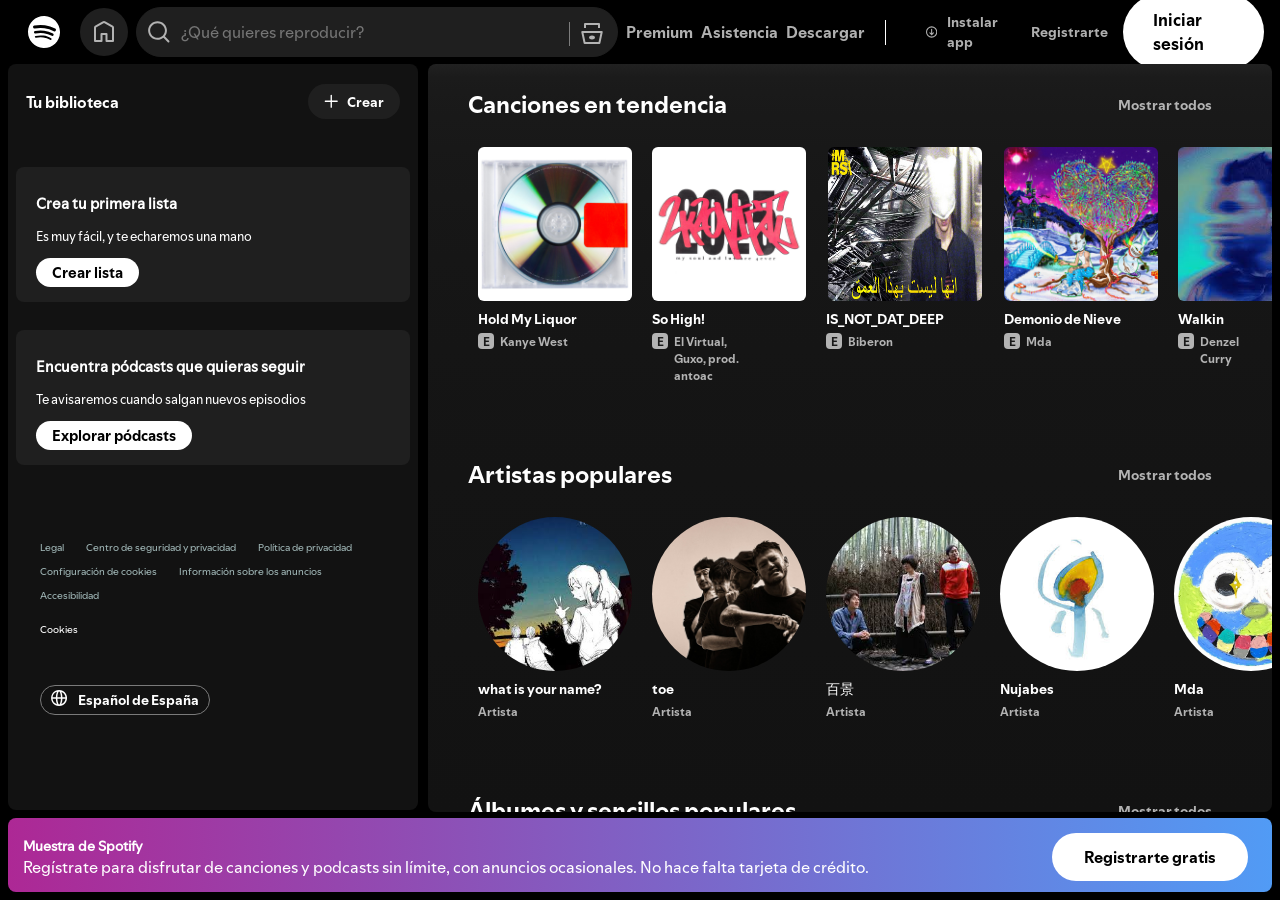
<file: Proyecto Spotify/Fase 1 - Copia Estatica/index.html>
<!DOCTYPE html>
<html lang="es">
<head>
    <meta charset="UTF-8">
    <meta name="viewport" content="width=device-width, initial-scale=1.0">
    <!-- 
    Proyecto Spotify - Fase 1
    Copia Literal Estática.
    Partes:
     - Barra Superior (upper_bar)
     - Menú Lateral (sidebar)
     - Zona Central (main)
     - Barra Inferior (footer)

    Autor: Alex Ortiz García
    -->
    <title>Proyecto Spotify - Fase 1</title>
    <link rel="icon" type="image/x-icon" href="img/logoSpotify.png">
    <link rel="stylesheet" href="css/styles.css">
</head>
<body>
    <header id="header">
        <div>
            <div id="logo">
                <a href="#">
                    <svg viewBox="0 0 24 24" height="32" aira-hidden="false;">
                        <title>Spotify</title>
                        <path fill="#FFFF" d="M13.427.01C6.805-.253 1.224 4.902.961 11.524.698 18.147 5.853 23.728 12.476 23.99c6.622.263 12.203-4.892 12.466-11.514S20.049.272 13.427.01m5.066 17.579a.717.717 0 0 1-.977.268 14.4 14.4 0 0 0-5.138-1.747 14.4 14.4 0 0 0-5.42.263.717.717 0 0 1-.338-1.392c1.95-.474 3.955-.571 5.958-.29 2.003.282 3.903.928 5.647 1.92a.717.717 0 0 1 .268.978m1.577-3.15a.93.93 0 0 1-1.262.376 17.7 17.7 0 0 0-5.972-1.96 17.7 17.7 0 0 0-6.281.238.93.93 0 0 1-1.11-.71.93.93 0 0 1 .71-1.11 19.5 19.5 0 0 1 6.94-.262 19.5 19.5 0 0 1 6.599 2.165c.452.245.62.81.376 1.263m1.748-3.551a1.147 1.147 0 0 1-1.546.488 21.4 21.4 0 0 0-6.918-2.208 21.4 21.4 0 0 0-7.259.215 1.146 1.146 0 0 1-.456-2.246 23.7 23.7 0 0 1 8.034-.24 23.7 23.7 0 0 1 7.657 2.445c.561.292.78.984.488 1.546m13.612-.036-.832-.247c-1.67-.495-2.14-.681-2.14-1.353 0-.637.708-1.327 2.264-1.327 1.539 0 2.839.752 3.51 1.31.116.096.24.052.24-.098V6.935c0-.097-.027-.15-.098-.203-.83-.62-2.272-1.07-3.723-1.07-2.953 0-4.722 1.68-4.722 3.59 0 2.157 1.371 2.91 3.626 3.546l.973.274c1.689.478 1.998.902 1.998 1.556 0 1.097-.831 1.433-2.07 1.433-1.556 0-3.457-.911-4.35-2.025-.08-.098-.177-.053-.177.062v2.423c0 .097.01.141.08.22.743.814 2.52 1.53 4.59 1.53 2.546 0 4.456-1.485 4.456-3.784 0-1.787-1.052-2.865-3.625-3.635m10.107-1.76c-1.68 0-2.653 1.026-3.219 2.052V9.376c0-.08-.044-.124-.124-.124h-2.22c-.079 0-.123.044-.123.124V20.72c0 .08.044.124.124.124h2.22c.079 0 .123-.044.123-.124v-4.536c.566 1.025 1.521 2.034 3.237 2.034 2.264 0 3.89-1.955 3.89-4.581s-1.644-4.545-3.908-4.545m-.654 6.986c-1.185 0-2.211-1.167-2.618-2.458.407-1.362 1.344-2.405 2.618-2.405 1.211 0 2.051.92 2.051 2.423s-.84 2.44-2.051 2.44m40.633-6.826h-2.264c-.08 0-.115.017-.15.097l-2.282 5.483-2.29-5.483c-.035-.08-.07-.097-.15-.097h-3.661v-.584c0-.955.645-1.397 1.476-1.397.496 0 1.035.256 1.415.486.089.053.15-.008.115-.088l-.796-1.901a.26.26 0 0 0-.124-.133c-.389-.203-1.025-.38-1.644-.38-1.875 0-2.954 1.432-2.954 3.254v.743h-1.503c-.08 0-.124.044-.124.124v1.768c0 .08.044.124.124.124h1.503v6.668c0 .08.044.123.124.123h2.264c.08 0 .124-.044.124-.123v-6.668h1.936l2.812 6.11-1.512 3.325c-.044.098.009.142.097.142h2.414c.08 0 .116-.018.15-.097l4.997-11.355c.035-.08-.009-.141-.097-.141M54.964 9.04c-2.865 0-4.837 2.025-4.837 4.616 0 2.573 1.971 4.616 4.837 4.616 2.856 0 4.846-2.043 4.846-4.616 0-2.591-1.99-4.616-4.846-4.616m.008 7.065c-1.37 0-2.343-1.043-2.343-2.45 0-1.405.973-2.449 2.343-2.449 1.362 0 2.335 1.043 2.335 2.45 0 1.406-.973 2.45-2.335 2.45m33.541-6.334a1.24 1.24 0 0 0-.483-.471 1.4 1.4 0 0 0-.693-.17q-.384 0-.693.17a1.24 1.24 0 0 0-.484.471q-.174.302-.174.681 0 .375.174.677.175.3.484.471t.693.17.693-.17.483-.471.175-.676q0-.38-.175-.682m-.211 1.247a1 1 0 0 1-.394.39 1.15 1.15 0 0 1-.571.14 1.16 1.16 0 0 1-.576-.14 1 1 0 0 1-.391-.39 1.14 1.14 0 0 1-.14-.566q0-.316.14-.562t.391-.388.576-.14q.32 0 .57.14.253.141.395.39t.142.565q0 .312-.142.56m-19.835-5.78c-.85 0-1.468.6-1.468 1.396s.619 1.397 1.468 1.397c.866 0 1.485-.6 1.485-1.397 0-.796-.619-1.397-1.485-1.397m19.329 5.19a.31.31 0 0 0 .134-.262q0-.168-.132-.266-.132-.099-.381-.099h-.588v1.229h.284v-.489h.154l.374.489h.35l-.41-.518a.5.5 0 0 0 .215-.084m-.424-.109h-.26v-.3h.27q.12 0 .184.036a.12.12 0 0 1 .065.116.12.12 0 0 1-.067.111.4.4 0 0 1-.192.037M69.607 9.252h-2.263c-.08 0-.124.044-.124.124v8.56c0 .08.044.123.124.123h2.263c.08 0 .124-.044.124-.123v-8.56c0-.08-.044-.124-.124-.124m-3.333 6.605a2.1 2.1 0 0 1-1.053.257c-.725 0-1.185-.425-1.185-1.362v-3.484h2.211c.08 0 .124-.044.124-.124V9.376c0-.08-.044-.124-.124-.124h-2.21V6.944c0-.097-.063-.15-.15-.08l-3.954 3.113c-.053.044-.07.088-.07.16v1.007c0 .08.044.124.123.124h1.539v3.855c0 2.087 1.203 3.06 2.918 3.06.743 0 1.46-.194 1.884-.442.062-.035.07-.07.07-.133v-1.68c0-.088-.044-.115-.123-.07" transform="translate(-0.95,0)"></path>
                    </svg>
                </a>
            </div>
            
            <div id="home_search">
                <div id="home">
                    <a href="#">
                        <svg viewBox="0 0 24 24" height="24" aria-hidden="false">
                            <path fill="#b3b3b3" d="M12.5 3.247a1 1 0 0 0-1 0L4 7.577V20h4.5v-6a1 1 0 0 1 1-1h5a1 1 0 0 1 1 1v6H20V7.577zm-2-1.732a3 3 0 0 1 3 0l7.5 4.33a2 2 0 0 1 1 1.732V21a1 1 0 0 1-1 1h-6.5a1 1 0 0 1-1-1v-6h-3v6a1 1 0 0 1-1 1H3a1 1 0 0 1-1-1V7.577a2 2 0 0 1 1-1.732z"></path>
                        </svg>
                    </a>
                    
                </div>

                <div id="searchbar">
                    <a href="#" id="search">
                        <svg viewBox="0 0 24 24" height="24" aria-hidden="false" class="icon">
                            <path fill="#b3b3b3" d="M10.533 1.27893C5.35215 1.27893 1.12598 5.41887 1.12598 10.5579C1.12598 15.697 5.35215 19.8369 10.533 19.8369C12.767 19.8369 14.8235 19.0671 16.4402 17.7794L20.7929 22.132C21.1834 22.5226 21.8166 22.5226 22.2071 22.132C22.5976 21.7415 22.5976 21.1083 22.2071 20.7178L17.8634 16.3741C19.1616 14.7849 19.94 12.7634 19.94 10.5579C19.94 5.41887 15.7138 1.27893 10.533 1.27893ZM3.12598 10.5579C3.12598 6.55226 6.42768 3.27893 10.533 3.27893C14.6383 3.27893 17.94 6.55226 17.94 10.5579C17.94 14.5636 14.6383 17.8369 10.533 17.8369C6.42768 17.8369 3.12598 14.5636 3.12598 10.5579Z"></path>
                        </svg>
                    </a>
                    <input type="text" placeholder="¿Qué quieres reproducir?">
                    <a href="#" id="explore">
                        <svg viewBox="0 0 24 24" height="24" aria-hidden="false" class="icon">
                            <path fill="#b3b3b3" d="M15 15.5c0 1.105-1.343 2-3 2s-3-.895-3-2 1.343-2 3-2 3 .895 3 2"></path>
                            <path fill="#b3b3b3" d="M1.513 9.37A1 1 0 0 1 2.291 9h19.418a1 1 0 0 1 .979 1.208l-2.339 11a1 1 0 0 1-.978.792H4.63a1 1 0 0 1-.978-.792l-2.339-11a1 1 0 0 1 .201-.837zM3.525 11l1.913 9h13.123l1.913-9zM4 2a1 1 0 0 1 1-1h14a1 1 0 0 1 1 1v4h-2V3H6v3H4z"></path>
                        </svg>
                    </a>    
                </div>
            </div>
        </div>

        <div>
            <div id="links1">
                <a href="#">Premium</a>
                <a href="#">Asistencia</a>
                <a href="#">Descargar</a>
            </div>

            <div id="bar">    
            </div>

            <div id="links2">
                <a href="#">
                    <svg viewBox="0 0 16 16" aria-hidden="false" height="16">
                        <path fill="#b3b3b3" d="M4.995 8.745a.75.75 0 0 1 1.06 0L7.25 9.939V4a.75.75 0 0 1 1.5 0v5.94l1.195-1.195a.75.75 0 1 1 1.06 1.06L8 12.811l-.528-.528-.005-.005-2.472-2.473a.75.75 0 0 1 0-1.06"></path>
                        <path fill="#b3b3b3" d="M0 8a8 8 0 1 1 16 0A8 8 0 0 1 0 8m8-6.5a6.5 6.5 0 1 0 0 13 6.5 6.5 0 0 0 0-13"></path>
                    </svg>
                    <p>Instalar app</p>
                </a>
                <a href="#">Registrarte</a>
            </div>

            <a href="#" id="login" class="button">
                Iniciar sesión
            </a>
        </div>
    
    </header>

    <div id="sidebar">
        <div id="sidebar-header">
            <p>Tu biblioteca</p>
            <a href="#">
                <svg aria-hidden="false" viewBox="0 0 16 16" height="14.5">
                    <path fill="#FFFF" d="M15.25 8a.75.75 0 0 1-.75.75H8.75v5.75a.75.75 0 0 1-1.5 0V8.75H1.5a.75.75 0 0 1 0-1.5h5.75V1.5a.75.75 0 0 1 1.5 0v5.75h5.75a.75.75 0 0 1 .75.75"></path>
                </svg>
                Crear
            </a>
        </div>

        <div id="cards">
            <div id="playlists" class="card">
                <h1>Crea tu primera lista</h1>
                <p>Es muy fácil, y te echaremos una mano</p>
                <a href="#" class="button">Crear lista</a>
            </div>

            <div id="podcasts" class="card">
                <h1>Encuentra pódcasts que quieras seguir</h1>
                <p>Te avisaremos cuando salgan nuevos episodios</p>
                <a href="#" class="button">Explorar pódcasts</a>
            </div>
        </div>
        

        <div id="links">
            <div id="info">
                <a href="#">Legal</a>
                <a href="#">Centro de seguridad y privacidad</a>
                <a href="#">Política de privacidad</a>
                <a href="#">Configuración de cookies</a>
                <a href="#">Información sobre los anuncios</a>
                <a href="#">Accesibilidad</a>
            </div>
            
            <a href="#">Cookies</a>
            <a href="#" class="button">
                <svg aria-hidden="true" viewBox="0 0 16 16" height="16">
                    <path fill="#ffffff" d="M8.152 16H8a8 8 0 1 1 .152 0m-.41-14.202c-.226.273-.463.713-.677 1.323-.369 1.055-.626 2.496-.687 4.129h3.547c-.06-1.633-.318-3.074-.687-4.129-.213-.61-.45-1.05-.676-1.323-.194-.235-.326-.285-.385-.296h-.044c-.055.007-.19.052-.391.296M4.877 7.25c.062-1.771.34-3.386.773-4.624q.148-.427.329-.806a6.51 6.51 0 0 0-4.436 5.43zm-3.334 1.5a6.51 6.51 0 0 0 4.436 5.43 8 8 0 0 1-.33-.806c-.433-1.238-.71-2.853-.772-4.624zm4.835 0c.061 1.633.318 3.074.687 4.129.214.61.451 1.05.677 1.323.202.244.336.29.391.297l.044-.001c.06-.01.19-.061.385-.296.226-.273.463-.713.676-1.323.37-1.055.626-2.496.687-4.129zm5.048 0c-.061 1.771-.339 3.386-.772 4.624q-.123.353-.268.674a6.5 6.5 0 0 0 4.071-5.298zm3.031-1.5a6.51 6.51 0 0 0-4.071-5.298q.145.322.268.674c.433 1.238.711 2.853.772 4.624z"></path>
                </svg>
                Español de España
            </a>
        </div>
    </div>

    <div id="main">
        <div id="songs" class="section">
            <div id="top">
                <a href="#" id="title">Canciones en tendencia</a>
                <a href="#">Mostrar todos</a>
            </div>

            <div class="cardlist">
                <div class="card">
                    <div class="cover">
                        <img src="img/Yeezus.jpg">
                    </div>
                    <div id="desc">
                        <a href="#" id="name">Hold My Liquor</a>
                        <div  id="meta">
                            <span id="explicit">E</span>
                            <a href="#" id="artist">Kanye West</a> 
                        </div>
                    </div>
                </div>
                <div class="card">
                    <div class="cover">
                        <img src="img/2k20virtu.jpg">
                    </div>
                    <div id="desc">
                        <a href="#" id="name">So High!</a>
                        <div  id="meta">
                            <span id="explicit">E</span>
                            <a href="#" id="artist">El Virtual, Guxo, prod. antoac</a> 
                        </div>
                    </div>
                </div>
                <div class="card">
                    <div class="cover">
                        <img src="img/isnotdatdeep.jpg">
                    </div>
                    <div id="desc">
                        <a href="#" id="name">IS_NOT_DAT_DEEP</a>
                        <div  id="meta">
                            <span id="explicit">E</span>
                            <a href="#" id="artist">Biberon</a> 
                        </div>
                    </div>
                </div>
                <div class="card">
                    <div class="cover">
                        <img src="img/rs4l.jpg">
                    </div>
                    <div id="desc">
                        <a href="#" id="name">Demonio de Nieve</a>
                        <div  id="meta">
                            <span id="explicit">E</span>
                            <a href="#" id="artist">Mda</a> 
                        </div>
                    </div>
                </div>
                <div class="card">
                    <div class="cover">
                        <img src="img/meltmyeyez.jpg">
                    </div>
                    <div id="desc">
                        <a href="#" id="name">Walkin</a>
                        <div  id="meta">
                            <span id="explicit">E</span>
                            <a href="#" id="artist">Denzel Curry</a> 
                        </div>
                    </div>
                </div>
                <div class="card">
                    <div class="cover">
                        <img src="img/vidaesuna.jpg">
                    </div>
                    <div id="desc">
                        <a href="#" id="name">Si muero</a>
                        <div  id="meta">
                            <a href="#" id="artist">San Tosielo</a> 
                        </div>
                    </div>
                </div>
                <div class="card">
                    <div class="cover">
                        <img src="img/rs4l.jpg">
                    </div>
                    <div id="desc">
                        <a href="#" id="name">Firmado: Marcos</a>
                        <div  id="meta">
                            <span id="explicit">E</span>
                            <a href="#" id="artist">Mda, Otro</a> 
                        </div>
                    </div>
                </div>
                <div class="card">
                    <div class="cover">
                        <img src="img/meltmyeyez.jpg">
                    </div>
                    <div id="desc">
                        <a href="#" id="name">X-Wing</a>
                        <div  id="meta">
                            <span id="explicit">E</span>
                            <a href="#" id="artist">Denzel Curry</a> 
                        </div>
                    </div>
                </div>
                <div class="card">
                    <div class="cover">
                        <img src="img/taipeiwaterbed.jpg">
                    </div>
                    <div id="desc">
                        <a href="#" id="name">Taipei/Waterbed</a>
                        <div  id="meta">
                            <span id="explicit">E</span>
                            <a href="#" id="artist">smokedope2016</a> 
                        </div>
                    </div>
                </div>
                <div class="card">
                    <div class="cover">
                        <img src="img/luvsic.jpg">
                    </div>
                    <div id="desc">
                        <a href="#" id="name">Luv(sic)</a>
                        <div  id="meta">
                            <span id="explicit">E</span>
                            <a href="#" id="artist">Nujabes</a> 
                        </div>
                    </div>
                </div>
                <div class="card">
                    <div class="cover">
                        <img src="img/graduation.jpg">
                    </div>
                    <div id="desc">
                        <a href="#" id="name">I Wonder</a>
                        <div  id="meta">
                            <span id="explicit">E</span>
                            <a href="#" id="artist">Kanye West</a> 
                        </div>
                    </div>
                </div>
                <div class="card">
                    <div class="cover">
                        <img src="img/evdisneychannel.jpg">
                    </div>
                    <div id="desc">
                        <a href="#" id="name">PANTALON</a>
                        <div  id="meta">
                            <span id="explicit">E</span>
                            <a href="#" id="artist">Biberon, SnorthingPills</a> 
                        </div>
                    </div>
                </div>
                <div class="card">
                    <div class="cover">
                        <img src="img/Yeezus.jpg">
                    </div>
                    <div id="desc">
                        <a href="#" id="name">Bound 2</a>
                        <div  id="meta">
                            <span id="explicit">E</span>
                            <a href="#" id="artist">Kanye West</a> 
                        </div>
                    </div>
                </div>
                <div class="card">
                    <div class="cover">
                        <img src="img/tlop.jpg">
                    </div>
                    <div id="desc">
                        <a href="#" id="name">Ultralight Beam</a>
                        <div  id="meta">
                            <span id="explicit">E</span>
                            <a href="#" id="artist">Kanye West</a> 
                        </div>
                    </div>
                </div>
                <div class="card">
                    <div class="cover">
                        <img src="img/midicronica.jpg">
                    </div>
                    <div id="desc">
                        <a href="#" id="name">san francisco</a>
                        <div  id="meta">
                            <a href="#" id="artist">MIDICRONICA</a> 
                        </div>
                    </div>
                </div>
                <div class="card">
                    <div class="cover">
                        <img src="img/wax.jpg">
                    </div>
                    <div id="desc">
                        <a href="#" id="name">Wax</a>
                        <div  id="meta">
                            <a href="#" id="artist">Marcus D, MIDICRONICA</a> 
                        </div>
                    </div>
                </div>
                <div class="card">
                    <div class="cover">
                        <img src="img/mbdtf.jpg">
                    </div>
                    <div id="desc">
                        <a href="#" id="name">Runaway</a>
                        <div  id="meta">
                            <span id="explicit">E</span>
                            <a href="#" id="artist">Kanye West, Pusha T</a> 
                        </div>
                    </div>
                </div>
                <div class="card">
                    <div class="cover">
                        <img src="img/vanpiroesiten.jpg">
                    </div>
                    <div id="desc">
                        <a href="#" id="name">De algo hay que morir</a>
                        <div  id="meta">
                            <a href="#" id="artist">San Tosielo</a> 
                        </div>
                    </div>
                </div>
                <div class="card">
                    <div class="cover">
                        <img src="img/vidaesuna.jpg">
                    </div>
                    <div id="desc">
                        <a href="#" id="name">Sin Lucka</a>
                        <div  id="meta">
                            <a href="#" id="artist">San Tosielo</a> 
                        </div>
                    </div>
                </div>
                <div class="card">
                    <div class="cover">
                        <img src="img/thenownowandnever.jpg">
                    </div>
                    <div id="desc">
                        <a href="#" id="name">heartache st.</a>
                        <div  id="meta">
                            <a href="#" id="artist">what is your name?</a> 
                        </div>
                    </div>
                </div>  
            </div>
        </div>
        <div id="artists" class="section">
            <div id="top">
                <a href="#" id="title">Artistas populares</a>
                <a href=#"">Mostrar todos</a>  
            </div>
            
            <div class="cardlist">
                <div class="card">
                    <div class="cover">
                        <img src="img/thenownowandnever.jpg">
                    </div>
                    <div id="desc">
                        <a href="#" id="name">what is your name?</a>
                        <div  id="meta">
                            <a href="#" id="artist">Artista</a> 
                        </div>
                    </div>
                </div> 
                <div class="card">
                    <div class="cover">
                        <img src="img/toeband.jpg">
                    </div>
                    <div id="desc">
                        <a href="#" id="name">toe</a>
                        <div  id="meta">
                            <a href="#" id="artist">Artista</a> 
                        </div>
                    </div>
                </div>
                <div class="card">
                    <div class="cover">
                        <img src="img/hyakkei.jpg">
                    </div>
                    <div id="desc">
                        <a href="#" id="name">百景</a>
                        <div  id="meta">
                            <a href="#" id="artist">Artista</a> 
                        </div>
                    </div>
                </div>
                <div class="card">
                    <div class="cover">
                        <img src="img/nujabes.jpg"">
                    </div>
                    <div id="desc">
                        <a href="#" id="name">Nujabes</a>
                        <div  id="meta">
                            <a href="#" id="artist">Artista</a> 
                        </div>
                    </div>
                </div>
                <div class="card">
                    <div class="cover">
                        <img src="img/Mda.jpg"">
                    </div>
                    <div id="desc">
                        <a href="#" id="name">Mda</a>
                        <div  id="meta">
                            <a href="#" id="artist">Artista</a> 
                        </div>
                    </div>
                </div>
                <div class="card">
                    <div class="cover">
                        <img src="img/santosielo.jpg"">
                    </div>
                    <div id="desc">
                        <a href="#" id="name">San Tosielo</a>
                        <div  id="meta">
                            <a href="#" id="artist">Artista</a> 
                        </div>
                    </div>
                </div>
                <div class="card">
                    <div class="cover">
                        <img src="img/biberon.jpg"">
                    </div>
                    <div id="desc">
                        <a href="#" id="name">Biberon</a>
                        <div  id="meta">
                            <a href="#" id="artist">Artista</a> 
                        </div>
                    </div>
                </div>
                <div class="card">
                    <div class="cover">
                        <img src="img/kanye.jpg"">
                    </div>
                    <div id="desc">
                        <a href="#" id="name">Kanye West</a>
                        <div  id="meta">
                            <a href="#" id="artist">Artista</a> 
                        </div>
                    </div>
                </div>
                <div class="card">
                    <div class="cover">
                        <img src="img/miyachi.jpg"">
                    </div>
                    <div id="desc">
                        <a href="#" id="name">MIYACHI</a>
                        <div  id="meta">
                            <a href="#" id="artist">Artista</a> 
                        </div>
                    </div>
                </div>
                <div class="card">
                    <div class="cover">
                        <img src="img/denzel.jpg"">
                    </div>
                    <div id="desc">
                        <a href="#" id="name">Denzel Curry</a>
                        <div  id="meta">
                            <a href="#" id="artist">Artista</a> 
                        </div>
                    </div>
                </div> 
            </div>
            
        </div>
        <div id="albums" class="section">
            <div id="top">
                <a href="#" id="title">Álbumes y sencillos populares</a>
                <a href="#">Mostrar todos</a> 
            </div>
            
            <div class="cardlist">
                <div class="card">
                    <div class="cover">
                        <img src="img/mbdtf.jpg">
                    </div>
                    <div id="desc">
                        <a href="#" id="name">My Beautiful Dark Twisted Fantasy</a>
                        <div  id="meta">
                            <a href="#" id="artist">Kanye West</a> 
                        </div>
                    </div>
                </div>
                <div class="card">
                    <div class="cover">
                        <img src="img/vidaesuna.jpg">
                    </div>
                    <div id="desc">
                        <a href="#" id="name">Vida es una</a>
                        <div  id="meta">
                            <a href="#" id="artist">San Tosielo</a> 
                        </div>
                    </div>
                </div>
                <div class="card">
                    <div class="cover">
                        <img src="img/anomalyIII.jpg">
                    </div>
                    <div id="desc">
                        <a href="#" id="name">Anomaly III</a>
                        <div  id="meta">
                            <a href="#" id="artist">Flawed Mangoes</a> 
                        </div>
                    </div>
                </div>
                <div class="card">
                    <div class="cover">
                        <img src="img/tuduofavorito.jpg">
                    </div>
                    <div id="desc">
                        <a href="#" id="name">TU DUO FAVORITO</a>
                        <div  id="meta">
                            <a href="#" id="artist">YSY A, Bhavi</a> 
                        </div>
                    </div>
                </div>
                <div class="card">
                    <div class="cover">
                        <img src="img/antezana247.jpg">
                    </div>
                    <div id="desc">
                        <a href="#" id="name">Antezana 247</a>
                        <div  id="meta">
                            <a href="#" id="artist">YSY A</a> 
                        </div>
                    </div>
                </div>
                <div class="card">
                    <div class="cover">
                        <img src="img/metaphorical music.jpg">
                    </div>
                    <div id="desc">
                        <a href="#" id="name">Metaphorical Music</a>
                        <div  id="meta">
                            <a href="#" id="artist">Nujabes</a> 
                        </div>
                    </div>
                </div>
                <div class="card">
                    <div class="cover">
                        <img src="img/graduation.jpg">
                    </div>
                    <div id="desc">
                        <a href="#" id="name">Graduation</a>
                        <div  id="meta">
                            <a href="#" id="artist">Kanye West</a> 
                        </div>
                    </div>
                </div>
                <div class="card">
                    <div class="cover">
                        <img src="img/modalsoul.jpg">
                    </div>
                    <div id="desc">
                        <a href="#" id="name">Modal Soul</a>
                        <div  id="meta">
                            <a href="#" id="artist">Nujabes</a> 
                        </div>
                    </div>
                </div>
                <div class="card">
                    <div class="cover">
                        <img src="img/meltmyeyez.jpg">
                    </div>
                    <div id="desc">
                        <a href="#" id="name">Melt My Eyez See Your Future</a>
                        <div  id="meta">
                            <a href="#" id="artist">Denzel Curry</a> 
                        </div>
                    </div>
                </div>
                <div class="card">
                    <div class="cover">
                        <img src="img/rs4l.jpg">
                    </div>
                    <div id="desc">
                        <a href="#" id="name">RS4L + ATEMPORAL</a>
                        <div  id="meta">
                            <a href="#" id="artist">Mda</a> 
                        </div>
                    </div>
                </div>

            </div>
        </div>
        <div id="radio" class="section">
            <div id="top">
                <a href="#" id="title">Emisoras populares</a>
                <a href="#">Mostrar todos</a>  
            </div>

            <div class="cardlist">

                <div class="card">
                    <div class="cover">
                        <img src="img/radiomda.jpg">
                    </div>
                    <div id="desc">
                        <p>Con Mda, Biberon, Rojuu y más</p> 
                    </div>
                </div>
                <div class="card">
                    <div class="cover">
                        <img src="img/jpegmafia.jpg">
                    </div>
                    <div id="desc">
                        <p>Con Denzel Curry, Danny Brown, JPEGMAFIA y más</p> 
                    </div>
                </div>
                <div class="card">
                    <div class="cover">
                        <img src="img/flawedmangoesradio.jpg">
                    </div>
                    <div id="desc">
                        <p>Con Flawed Mangoes, Instupendo, what is your name? y más</p> 
                    </div>
                </div>
                <div class="card">
                    <div class="cover">
                        <img src="img/midicronicaradio.jpg">
                    </div>
                    <div id="desc">
                        <p>Con MIDICRONICA, Shing02, ASIAN KUNG-FU GENERATION y más</p> 
                    </div>
                </div>
                <div class="card">
                    <div class="cover">
                        <img src="img/santosieloradio.jpg">
                    </div>
                    <div id="desc">
                        <p>Con San Tosielo, Toldos Verdes, LEÏTI y más</p> 
                    </div>
                </div>
                <div class="card">
                    <div class="cover">
                        <img src="img/nujabesradio.jpg">
                    </div>
                    <div id="desc">
                        <p>Con Nujabes, Yakkle, GAGLE y más</p> 
                    </div>
                </div>
                <div class="card">
                    <div class="cover">
                        <img src="img/kanyewestradio.jpg">
                    </div>
                    <div id="desc">
                        <p>Con Kanye West, Kendrick Lamar, André3000 y más</p> 
                    </div>
                </div>
                <div class="card">
                    <div class="cover">
                        <img src="img/beckradio.jpg">
                    </div>
                    <div id="desc">
                        <p>Con Beck, Talking Heads, Pavement y más</p> 
                    </div>
                </div>
                <div class="card">
                    <div class="cover">
                        <img src="img/ishikiradio.jpg">
                    </div>
                    <div id="desc">
                        <p>Con ishikinainokranke, toe, Seraphine Noir y más</p> 
                    </div>
                </div>
                <div class="card">
                    <div class="cover">
                        <img src="img/everadio.jpg">
                    </div>
                    <div id="desc">
                        <p>Con Eve, Sou, BURNOUT SYNDROMES y más</p> 
                    </div>
                </div>

            </div>
        </div>
        <div id="playlists" class="section">
            <div id="top">
                <a href="#" id="title">Listas seleccionadas</a>
                <a href="#">Mostrar todos</a> 
            </div>
            
            <div class="cardlist">

                <div class="card">
                    <div class="cover">
                        <img src="img/topglobal.jpg">
                    </div>
                    <div id="desc">
                        <p>Tu actualización semanal con las canciones más...</p> 
                    </div>
                </div>
                <div class="card">
                    <div class="cover">
                        <img src="img/topspain.jpg">
                    </div>
                    <div id="desc">
                        <p>Tu actualización semanal con las canciones más...</p> 
                    </div>
                </div>
                <div class="card">
                    <div class="cover">
                        <img src="img/top50global.jpg">
                    </div>
                    <div id="desc">
                        <p>Tu actualización diaria con las canciones más...</p> 
                    </div>
                </div>
                <div class="card">
                    <div class="cover">
                        <img src="img/top50spain.jpg">
                    </div>
                    <div id="desc">
                        <p>Tu actualización diaria con las canciones más...</p> 
                    </div>
                </div>
                <div class="card">
                    <div class="cover">
                        <img src="img/viral50global.jpg">
                    </div>
                    <div id="desc">
                        <p>Tu actualización diaria con las canciones más virales...</p> 
                    </div>
                </div>
                <div class="card">
                    <div class="cover">
                        <img src="img/viral50spain.jpg">
                    </div>
                    <div id="desc">
                        <p>Tu actualización diaria con las canciones más virales...</p> 
                    </div>
                </div>

            </div>
        </div>
        <hr>
        <div id="info">
            <div>
                <h1>Empresa</h1>
                <a href="#">Acerca de</a>
                <a href="#">Empleo</a>
                <a href="#">For the Record</a>
            </div>
            <div>
                <h1>Comunidades</h1>
                <a href="#">Para artistas</a>
                <a href="#">Desarrolladores</a>
                <a href="#">Publicidad</a>
                <a href="#">Inversores</a>
                <a href="#">Proveedores</a>
            </div>
            <div>
                <h1>Enlaces útiles</h1>
                <a href="#">Asistencia</a>
                <a href="#">App gratis para móvil</a>
                <a href="#">Popular por país</a>
                <a href="#">Importar tu música</a>
            </div>
            <div>
                <h1>Planes de Spotify</h1>
                <a href="#">Premium Individual</a>
                <a href="#">Premium Duo</a>
                <a href="#">Premium Familiar</a>
                <a href="#">Premium para Estudiantes</a>
                <a href="#">Spotify Free</a>
            </div>
            <div id="socials">
                <div>
                    <svg aria-hidden="false" viewBox="0 0 16 16" height="16">
                        <path fill="#ffffff" d="M8 1.44c2.136 0 2.389.009 3.233.047.78.036 1.203.166 1.485.276.348.128.663.332.921.598.266.258.47.573.599.921.11.282.24.706.275 1.485.039.844.047 1.097.047 3.233s-.008 2.389-.047 3.232c-.035.78-.166 1.204-.275 1.486a2.65 2.65 0 0 1-1.518 1.518c-.282.11-.706.24-1.486.275-.843.039-1.097.047-3.233.047s-2.39-.008-3.232-.047c-.78-.035-1.204-.165-1.486-.275a2.5 2.5 0 0 1-.921-.599 2.5 2.5 0 0 1-.599-.92c-.11-.282-.24-.706-.275-1.486-.038-.844-.047-1.096-.047-3.232s.009-2.39.047-3.233c.036-.78.166-1.203.275-1.485.129-.348.333-.663.599-.921a2.5 2.5 0 0 1 .92-.599c.283-.11.707-.24 1.487-.275.843-.038 1.096-.047 3.232-.047L8 1.441zm.001-1.442c-2.172 0-2.445.01-3.298.048-.854.04-1.435.176-1.943.373a3.9 3.9 0 0 0-1.417.923c-.407.4-.722.883-.923 1.417-.198.508-.333 1.09-.372 1.942S0 5.826 0 8c0 2.172.01 2.445.048 3.298.04.853.174 1.433.372 1.941.2.534.516 1.017.923 1.417.4.407.883.722 1.417.923.508.198 1.09.333 1.942.372s1.126.048 3.299.048 2.445-.01 3.298-.048c.853-.04 1.433-.174 1.94-.372a4.1 4.1 0 0 0 2.34-2.34c.199-.508.334-1.09.373-1.942S16 10.172 16 7.999s-.01-2.445-.048-3.298c-.04-.853-.174-1.433-.372-1.94a3.9 3.9 0 0 0-.923-1.418A3.9 3.9 0 0 0 13.24.42c-.508-.197-1.09-.333-1.942-.371-.851-.041-1.125-.05-3.298-.05z"> 
                        </path>
                        <path fill="#ffffff" d="M8 3.892a4.108 4.108 0 1 0 0 8.216 4.108 4.108 0 0 0 0-8.216m0 6.775a2.668 2.668 0 1 1 0-5.335 2.668 2.668 0 0 1 0 5.335m4.27-5.978a.96.96 0 1 0 0-1.92.96.96 0 0 0 0 1.92"></path>
                    </svg>
                </div>
                
                <div>
                    <svg aria-hidden="false" viewBox="0 0 16 16" height="16">
                        <path fill="#ffffff" d="M13.54 3.889a2.97 2.97 0 0 0 1.333-1.683 6 6 0 0 1-1.929.738 3 3 0 0 0-.996-.706 3 3 0 0 0-1.218-.254 2.92 2.92 0 0 0-2.143.889 2.93 2.93 0 0 0-.889 2.15q0 .318.08.691a8.5 8.5 0 0 1-3.484-.932A8.5 8.5 0 0 1 1.532 2.54a3 3 0 0 0-.413 1.523q0 .778.361 1.445.36.668.988 1.08a2.9 2.9 0 0 1-1.373-.374v.04q0 1.088.69 1.92a2.97 2.97 0 0 0 1.739 1.048 2.94 2.94 0 0 1-1.365.056 2.94 2.94 0 0 0 1.063 1.5 2.95 2.95 0 0 0 1.77.603 5.94 5.94 0 0 1-3.77 1.302q-.365 0-.722-.048A8.4 8.4 0 0 0 5.15 14q1.358 0 2.572-.361 1.215-.36 2.147-.988a9 9 0 0 0 1.683-1.46q.75-.834 1.234-1.798a9.5 9.5 0 0 0 .738-1.988 8.4 8.4 0 0 0 .246-2.429 6.2 6.2 0 0 0 1.508-1.563q-.84.373-1.738.476">
                        </path>
                    </svg>
                </div>

                <div>
                    <svg aria-hidden="true" viewBox="0 0 16 16" height="16">
                        <path fill="#ffffff" d="M16 8a8 8 0 1 0-9.25 7.903v-5.59H4.719V8H6.75V6.237c0-2.005 1.194-3.112 3.022-3.112.875 0 1.79.156 1.79.156V5.25h-1.008c-.994 0-1.304.617-1.304 1.25V8h2.219l-.355 2.313H9.25v5.59A8 8 0 0 0 16 8"></path>
                    </svg>
                </div>
            </div>
        </div>
        <hr>
        <p style="font-size: 14; color: rgb(156, 156, 156); margin: 50px 0px;">© 2026 Alejo AB</p>
    </div>

    <div id="footer">
        <div id="text">
            <h1>Muestra de Spotify</h1>
            <p>Regístrate para disfrutar de canciones y podcasts sin límite, con anuncios ocasionales. No hace falta tarjeta de crédito.</p>  
        </div>
        <a href="#" class="button" id="signup">Registrarte gratis</a>
    </div>
</body>
</html>
</file>
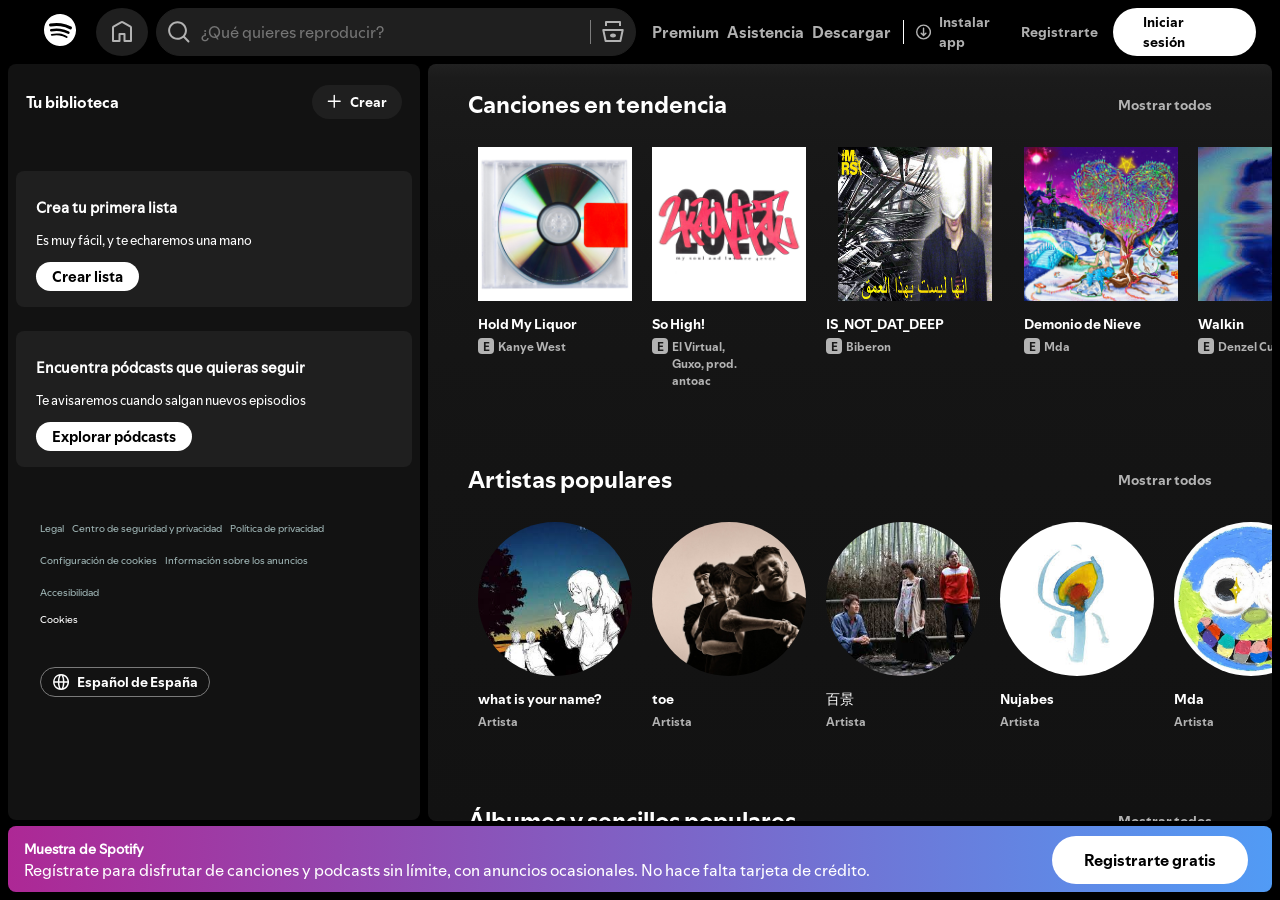
<file: Proyecto Spotify/Fase 2 - Responsive/index.html>
<!DOCTYPE html>
<html lang="es">
<head>
    <meta charset="UTF-8">
    <meta name="viewport" content="width=device-width, initial-scale=1.0">
    <!-- 
    Proyecto Spotify - Fase 2
    Responsive
    Requisitos:
        - Unidades relativas
        - Responsive
        - Cambios Coherentes

    Autor: Alex Ortiz García
    -->
    <title>Proyecto Spotify - Fase 2</title>
    <link rel="icon" type="image/x-icon" href="img/logoSpotify.png">
    <link rel="stylesheet" href="css/styles.css">
</head>
<body>
    <header id="header">
        <div>
            <div id="logo">
                <a href="#">
                    <svg viewBox="0 0 24 24" height="32" aira-hidden="false;">
                        <title>Spotify</title>
                        <path fill="#FFFF" d="M13.427.01C6.805-.253 1.224 4.902.961 11.524.698 18.147 5.853 23.728 12.476 23.99c6.622.263 12.203-4.892 12.466-11.514S20.049.272 13.427.01m5.066 17.579a.717.717 0 0 1-.977.268 14.4 14.4 0 0 0-5.138-1.747 14.4 14.4 0 0 0-5.42.263.717.717 0 0 1-.338-1.392c1.95-.474 3.955-.571 5.958-.29 2.003.282 3.903.928 5.647 1.92a.717.717 0 0 1 .268.978m1.577-3.15a.93.93 0 0 1-1.262.376 17.7 17.7 0 0 0-5.972-1.96 17.7 17.7 0 0 0-6.281.238.93.93 0 0 1-1.11-.71.93.93 0 0 1 .71-1.11 19.5 19.5 0 0 1 6.94-.262 19.5 19.5 0 0 1 6.599 2.165c.452.245.62.81.376 1.263m1.748-3.551a1.147 1.147 0 0 1-1.546.488 21.4 21.4 0 0 0-6.918-2.208 21.4 21.4 0 0 0-7.259.215 1.146 1.146 0 0 1-.456-2.246 23.7 23.7 0 0 1 8.034-.24 23.7 23.7 0 0 1 7.657 2.445c.561.292.78.984.488 1.546m13.612-.036-.832-.247c-1.67-.495-2.14-.681-2.14-1.353 0-.637.708-1.327 2.264-1.327 1.539 0 2.839.752 3.51 1.31.116.096.24.052.24-.098V6.935c0-.097-.027-.15-.098-.203-.83-.62-2.272-1.07-3.723-1.07-2.953 0-4.722 1.68-4.722 3.59 0 2.157 1.371 2.91 3.626 3.546l.973.274c1.689.478 1.998.902 1.998 1.556 0 1.097-.831 1.433-2.07 1.433-1.556 0-3.457-.911-4.35-2.025-.08-.098-.177-.053-.177.062v2.423c0 .097.01.141.08.22.743.814 2.52 1.53 4.59 1.53 2.546 0 4.456-1.485 4.456-3.784 0-1.787-1.052-2.865-3.625-3.635m10.107-1.76c-1.68 0-2.653 1.026-3.219 2.052V9.376c0-.08-.044-.124-.124-.124h-2.22c-.079 0-.123.044-.123.124V20.72c0 .08.044.124.124.124h2.22c.079 0 .123-.044.123-.124v-4.536c.566 1.025 1.521 2.034 3.237 2.034 2.264 0 3.89-1.955 3.89-4.581s-1.644-4.545-3.908-4.545m-.654 6.986c-1.185 0-2.211-1.167-2.618-2.458.407-1.362 1.344-2.405 2.618-2.405 1.211 0 2.051.92 2.051 2.423s-.84 2.44-2.051 2.44m40.633-6.826h-2.264c-.08 0-.115.017-.15.097l-2.282 5.483-2.29-5.483c-.035-.08-.07-.097-.15-.097h-3.661v-.584c0-.955.645-1.397 1.476-1.397.496 0 1.035.256 1.415.486.089.053.15-.008.115-.088l-.796-1.901a.26.26 0 0 0-.124-.133c-.389-.203-1.025-.38-1.644-.38-1.875 0-2.954 1.432-2.954 3.254v.743h-1.503c-.08 0-.124.044-.124.124v1.768c0 .08.044.124.124.124h1.503v6.668c0 .08.044.123.124.123h2.264c.08 0 .124-.044.124-.123v-6.668h1.936l2.812 6.11-1.512 3.325c-.044.098.009.142.097.142h2.414c.08 0 .116-.018.15-.097l4.997-11.355c.035-.08-.009-.141-.097-.141M54.964 9.04c-2.865 0-4.837 2.025-4.837 4.616 0 2.573 1.971 4.616 4.837 4.616 2.856 0 4.846-2.043 4.846-4.616 0-2.591-1.99-4.616-4.846-4.616m.008 7.065c-1.37 0-2.343-1.043-2.343-2.45 0-1.405.973-2.449 2.343-2.449 1.362 0 2.335 1.043 2.335 2.45 0 1.406-.973 2.45-2.335 2.45m33.541-6.334a1.24 1.24 0 0 0-.483-.471 1.4 1.4 0 0 0-.693-.17q-.384 0-.693.17a1.24 1.24 0 0 0-.484.471q-.174.302-.174.681 0 .375.174.677.175.3.484.471t.693.17.693-.17.483-.471.175-.676q0-.38-.175-.682m-.211 1.247a1 1 0 0 1-.394.39 1.15 1.15 0 0 1-.571.14 1.16 1.16 0 0 1-.576-.14 1 1 0 0 1-.391-.39 1.14 1.14 0 0 1-.14-.566q0-.316.14-.562t.391-.388.576-.14q.32 0 .57.14.253.141.395.39t.142.565q0 .312-.142.56m-19.835-5.78c-.85 0-1.468.6-1.468 1.396s.619 1.397 1.468 1.397c.866 0 1.485-.6 1.485-1.397 0-.796-.619-1.397-1.485-1.397m19.329 5.19a.31.31 0 0 0 .134-.262q0-.168-.132-.266-.132-.099-.381-.099h-.588v1.229h.284v-.489h.154l.374.489h.35l-.41-.518a.5.5 0 0 0 .215-.084m-.424-.109h-.26v-.3h.27q.12 0 .184.036a.12.12 0 0 1 .065.116.12.12 0 0 1-.067.111.4.4 0 0 1-.192.037M69.607 9.252h-2.263c-.08 0-.124.044-.124.124v8.56c0 .08.044.123.124.123h2.263c.08 0 .124-.044.124-.123v-8.56c0-.08-.044-.124-.124-.124m-3.333 6.605a2.1 2.1 0 0 1-1.053.257c-.725 0-1.185-.425-1.185-1.362v-3.484h2.211c.08 0 .124-.044.124-.124V9.376c0-.08-.044-.124-.124-.124h-2.21V6.944c0-.097-.063-.15-.15-.08l-3.954 3.113c-.053.044-.07.088-.07.16v1.007c0 .08.044.124.123.124h1.539v3.855c0 2.087 1.203 3.06 2.918 3.06.743 0 1.46-.194 1.884-.442.062-.035.07-.07.07-.133v-1.68c0-.088-.044-.115-.123-.07" transform="translate(-0.95,0)"></path>
                    </svg>
                </a>
            </div>

            <img src="img/logomobile.png" id="logo_mobile">
            
            <div id="home_search">
                <div id="home">
                    <a href="#">
                        <svg viewBox="0 0 24 24" height="24" aria-hidden="false">
                            <path fill="#b3b3b3" d="M12.5 3.247a1 1 0 0 0-1 0L4 7.577V20h4.5v-6a1 1 0 0 1 1-1h5a1 1 0 0 1 1 1v6H20V7.577zm-2-1.732a3 3 0 0 1 3 0l7.5 4.33a2 2 0 0 1 1 1.732V21a1 1 0 0 1-1 1h-6.5a1 1 0 0 1-1-1v-6h-3v6a1 1 0 0 1-1 1H3a1 1 0 0 1-1-1V7.577a2 2 0 0 1 1-1.732z"></path>
                        </svg>
                    </a>
                    
                </div>

                <div id="searchbar">
                    <a href="#" id="search">
                        <svg viewBox="0 0 24 24" height="24" aria-hidden="false" class="icon">
                            <path fill="#b3b3b3" d="M10.533 1.27893C5.35215 1.27893 1.12598 5.41887 1.12598 10.5579C1.12598 15.697 5.35215 19.8369 10.533 19.8369C12.767 19.8369 14.8235 19.0671 16.4402 17.7794L20.7929 22.132C21.1834 22.5226 21.8166 22.5226 22.2071 22.132C22.5976 21.7415 22.5976 21.1083 22.2071 20.7178L17.8634 16.3741C19.1616 14.7849 19.94 12.7634 19.94 10.5579C19.94 5.41887 15.7138 1.27893 10.533 1.27893ZM3.12598 10.5579C3.12598 6.55226 6.42768 3.27893 10.533 3.27893C14.6383 3.27893 17.94 6.55226 17.94 10.5579C17.94 14.5636 14.6383 17.8369 10.533 17.8369C6.42768 17.8369 3.12598 14.5636 3.12598 10.5579Z"></path>
                        </svg>
                    </a>
                    <input type="text" placeholder="¿Qué quieres reproducir?">
                    <a href="#" id="explore">
                        <svg viewBox="0 0 24 24" height="24" aria-hidden="false" class="icon">
                            <path fill="#b3b3b3" d="M15 15.5c0 1.105-1.343 2-3 2s-3-.895-3-2 1.343-2 3-2 3 .895 3 2"></path>
                            <path fill="#b3b3b3" d="M1.513 9.37A1 1 0 0 1 2.291 9h19.418a1 1 0 0 1 .979 1.208l-2.339 11a1 1 0 0 1-.978.792H4.63a1 1 0 0 1-.978-.792l-2.339-11a1 1 0 0 1 .201-.837zM3.525 11l1.913 9h13.123l1.913-9zM4 2a1 1 0 0 1 1-1h14a1 1 0 0 1 1 1v4h-2V3H6v3H4z"></path>
                        </svg>
                    </a>    
                </div>
            </div>
        </div>

        <div>
            <div id="links1">
                <a href="#">Premium</a>
                <a href="#">Asistencia</a>
                <a href="#">Descargar</a>
            </div>

            <div id="bar">    
            </div>

            <div id="links2">
                <a href="#">
                    <svg viewBox="0 0 16 16" aria-hidden="false" height="16">
                        <path fill="#b3b3b3" d="M4.995 8.745a.75.75 0 0 1 1.06 0L7.25 9.939V4a.75.75 0 0 1 1.5 0v5.94l1.195-1.195a.75.75 0 1 1 1.06 1.06L8 12.811l-.528-.528-.005-.005-2.472-2.473a.75.75 0 0 1 0-1.06"></path>
                        <path fill="#b3b3b3" d="M0 8a8 8 0 1 1 16 0A8 8 0 0 1 0 8m8-6.5a6.5 6.5 0 1 0 0 13 6.5 6.5 0 0 0 0-13"></path>
                    </svg>
                    <p>Instalar app</p>
                </a>
                <a href="#">Registrarte</a>
            </div>

            <a href="#" id="login" class="button">
                Iniciar sesión
            </a>

            <a href="#" id="open_app" class="button">
                Abrir App
            </a>

            <img src="img/burgermenu.png" id="menu">
        </div>
    
    </header>

    <div id="sidebar">
        <div id="sidebar-header">
            <p>Tu biblioteca</p>
            <a href="#">
                <svg aria-hidden="false" viewBox="0 0 16 16" height="14.5">
                    <path fill="#FFFF" d="M15.25 8a.75.75 0 0 1-.75.75H8.75v5.75a.75.75 0 0 1-1.5 0V8.75H1.5a.75.75 0 0 1 0-1.5h5.75V1.5a.75.75 0 0 1 1.5 0v5.75h5.75a.75.75 0 0 1 .75.75"></path>
                </svg>
                Crear
            </a>
        </div>

        <div id="cards">
            <div id="playlists" class="card">
                <h1>Crea tu primera lista</h1>
                <p>Es muy fácil, y te echaremos una mano</p>
                <a href="#" class="button">Crear lista</a>
            </div>

            <div id="podcasts" class="card">
                <h1>Encuentra pódcasts que quieras seguir</h1>
                <p>Te avisaremos cuando salgan nuevos episodios</p>
                <a href="#" class="button">Explorar pódcasts</a>
            </div>
        </div>
        

        <div id="links">
            <div id="info">
                <a href="#">Legal</a>
                <a href="#">Centro de seguridad y privacidad</a>
                <a href="#">Política de privacidad</a>
                <a href="#">Configuración de cookies</a>
                <a href="#">Información sobre los anuncios</a>
                <a href="#">Accesibilidad</a>
            </div>
            
            <a href="#">Cookies</a>
            <a href="#" class="button">
                <svg aria-hidden="true" viewBox="0 0 16 16" height="16">
                    <path fill="#ffffff" d="M8.152 16H8a8 8 0 1 1 .152 0m-.41-14.202c-.226.273-.463.713-.677 1.323-.369 1.055-.626 2.496-.687 4.129h3.547c-.06-1.633-.318-3.074-.687-4.129-.213-.61-.45-1.05-.676-1.323-.194-.235-.326-.285-.385-.296h-.044c-.055.007-.19.052-.391.296M4.877 7.25c.062-1.771.34-3.386.773-4.624q.148-.427.329-.806a6.51 6.51 0 0 0-4.436 5.43zm-3.334 1.5a6.51 6.51 0 0 0 4.436 5.43 8 8 0 0 1-.33-.806c-.433-1.238-.71-2.853-.772-4.624zm4.835 0c.061 1.633.318 3.074.687 4.129.214.61.451 1.05.677 1.323.202.244.336.29.391.297l.044-.001c.06-.01.19-.061.385-.296.226-.273.463-.713.676-1.323.37-1.055.626-2.496.687-4.129zm5.048 0c-.061 1.771-.339 3.386-.772 4.624q-.123.353-.268.674a6.5 6.5 0 0 0 4.071-5.298zm3.031-1.5a6.51 6.51 0 0 0-4.071-5.298q.145.322.268.674c.433 1.238.711 2.853.772 4.624z"></path>
                </svg>
                Español de España
            </a>
        </div>
    </div>

    <div id="main">
        <div id="songs" class="section">
            <div id="top">
                <a href="#" id="title">Canciones en tendencia</a>
                <a href="#" id="showall">Mostrar todos</a>
            </div>

            <div class="cardlist">
                <div class="card">
                    <div class="cover">
                        <img src="img/Yeezus.jpg">
                    </div>
                    <div id="desc">
                        <a href="#" id="name">Hold My Liquor</a>
                        <div  id="meta">
                            <span id="explicit">E</span>
                            <a href="#" id="artist">Kanye West</a> 
                        </div>
                    </div>
                </div>
                <div class="card">
                    <div class="cover">
                        <img src="img/2k20virtu.jpg">
                    </div>
                    <div id="desc">
                        <a href="#" id="name">So High!</a>
                        <div  id="meta">
                            <span id="explicit">E</span>
                            <a href="#" id="artist">El Virtual, Guxo, prod. antoac</a> 
                        </div>
                    </div>
                </div>
                <div class="card">
                    <div class="cover">
                        <img src="img/isnotdatdeep.jpg">
                    </div>
                    <div id="desc">
                        <a href="#" id="name">IS_NOT_DAT_DEEP</a>
                        <div  id="meta">
                            <span id="explicit">E</span>
                            <a href="#" id="artist">Biberon</a> 
                        </div>
                    </div>
                </div>
                <div class="card">
                    <div class="cover">
                        <img src="img/rs4l.jpg">
                    </div>
                    <div id="desc">
                        <a href="#" id="name">Demonio de Nieve</a>
                        <div  id="meta">
                            <span id="explicit">E</span>
                            <a href="#" id="artist">Mda</a> 
                        </div>
                    </div>
                </div>
                <div class="card">
                    <div class="cover">
                        <img src="img/meltmyeyez.jpg">
                    </div>
                    <div id="desc">
                        <a href="#" id="name">Walkin</a>
                        <div  id="meta">
                            <span id="explicit">E</span>
                            <a href="#" id="artist">Denzel Curry</a> 
                        </div>
                    </div>
                </div>
                <div class="card">
                    <div class="cover">
                        <img src="img/vidaesuna.jpg">
                    </div>
                    <div id="desc">
                        <a href="#" id="name">Si muero</a>
                        <div  id="meta">
                            <a href="#" id="artist">San Tosielo</a> 
                        </div>
                    </div>
                </div>
                <div class="card">
                    <div class="cover">
                        <img src="img/rs4l.jpg">
                    </div>
                    <div id="desc">
                        <a href="#" id="name">Firmado: Marcos</a>
                        <div  id="meta">
                            <span id="explicit">E</span>
                            <a href="#" id="artist">Mda, Otro</a> 
                        </div>
                    </div>
                </div>
                <div class="card">
                    <div class="cover">
                        <img src="img/meltmyeyez.jpg">
                    </div>
                    <div id="desc">
                        <a href="#" id="name">X-Wing</a>
                        <div  id="meta">
                            <span id="explicit">E</span>
                            <a href="#" id="artist">Denzel Curry</a> 
                        </div>
                    </div>
                </div>
                <div class="card">
                    <div class="cover">
                        <img src="img/taipeiwaterbed.jpg">
                    </div>
                    <div id="desc">
                        <a href="#" id="name">Taipei/Waterbed</a>
                        <div  id="meta">
                            <span id="explicit">E</span>
                            <a href="#" id="artist">smokedope2016</a> 
                        </div>
                    </div>
                </div>
                <div class="card">
                    <div class="cover">
                        <img src="img/luvsic.jpg">
                    </div>
                    <div id="desc">
                        <a href="#" id="name">Luv(sic)</a>
                        <div  id="meta">
                            <span id="explicit">E</span>
                            <a href="#" id="artist">Nujabes</a> 
                        </div>
                    </div>
                </div>
                <div class="card">
                    <div class="cover">
                        <img src="img/graduation.jpg">
                    </div>
                    <div id="desc">
                        <a href="#" id="name">I Wonder</a>
                        <div  id="meta">
                            <span id="explicit">E</span>
                            <a href="#" id="artist">Kanye West</a> 
                        </div>
                    </div>
                </div>
                <div class="card">
                    <div class="cover">
                        <img src="img/evdisneychannel.jpg">
                    </div>
                    <div id="desc">
                        <a href="#" id="name">PANTALON</a>
                        <div  id="meta">
                            <span id="explicit">E</span>
                            <a href="#" id="artist">Biberon, SnorthingPills</a> 
                        </div>
                    </div>
                </div>
                <div class="card">
                    <div class="cover">
                        <img src="img/Yeezus.jpg">
                    </div>
                    <div id="desc">
                        <a href="#" id="name">Bound 2</a>
                        <div  id="meta">
                            <span id="explicit">E</span>
                            <a href="#" id="artist">Kanye West</a> 
                        </div>
                    </div>
                </div>
                <div class="card">
                    <div class="cover">
                        <img src="img/tlop.jpg">
                    </div>
                    <div id="desc">
                        <a href="#" id="name">Ultralight Beam</a>
                        <div  id="meta">
                            <span id="explicit">E</span>
                            <a href="#" id="artist">Kanye West</a> 
                        </div>
                    </div>
                </div>
                <div class="card">
                    <div class="cover">
                        <img src="img/midicronica.jpg">
                    </div>
                    <div id="desc">
                        <a href="#" id="name">san francisco</a>
                        <div  id="meta">
                            <a href="#" id="artist">MIDICRONICA</a> 
                        </div>
                    </div>
                </div>
                <div class="card">
                    <div class="cover">
                        <img src="img/wax.jpg">
                    </div>
                    <div id="desc">
                        <a href="#" id="name">Wax</a>
                        <div  id="meta">
                            <a href="#" id="artist">Marcus D, MIDICRONICA</a> 
                        </div>
                    </div>
                </div>
                <div class="card">
                    <div class="cover">
                        <img src="img/mbdtf.jpg">
                    </div>
                    <div id="desc">
                        <a href="#" id="name">Runaway</a>
                        <div  id="meta">
                            <span id="explicit">E</span>
                            <a href="#" id="artist">Kanye West, Pusha T</a> 
                        </div>
                    </div>
                </div>
                <div class="card">
                    <div class="cover">
                        <img src="img/vanpiroesiten.jpg">
                    </div>
                    <div id="desc">
                        <a href="#" id="name">De algo hay que morir</a>
                        <div  id="meta">
                            <a href="#" id="artist">San Tosielo</a> 
                        </div>
                    </div>
                </div>
                <div class="card">
                    <div class="cover">
                        <img src="img/vidaesuna.jpg">
                    </div>
                    <div id="desc">
                        <a href="#" id="name">Sin Lucka</a>
                        <div  id="meta">
                            <a href="#" id="artist">San Tosielo</a> 
                        </div>
                    </div>
                </div>
                <div class="card">
                    <div class="cover">
                        <img src="img/thenownowandnever.jpg">
                    </div>
                    <div id="desc">
                        <a href="#" id="name">heartache st.</a>
                        <div  id="meta">
                            <a href="#" id="artist">what is your name?</a> 
                        </div>
                    </div>
                </div>  
            </div>
        </div>
        <div id="artists" class="section">
            <div id="top">
                <a href="#" id="title">Artistas populares</a>
                <a href="#" id="showall">Mostrar todos</a>  
            </div>
            
            <div class="cardlist">
                <div class="card">
                    <div class="cover">
                        <img src="img/thenownowandnever.jpg">
                    </div>
                    <div id="desc">
                        <a href="#" id="name">what is your name?</a>
                        <div  id="meta">
                            <a href="#" id="artist">Artista</a> 
                        </div>
                    </div>
                </div> 
                <div class="card">
                    <div class="cover">
                        <img src="img/toeband.jpg">
                    </div>
                    <div id="desc">
                        <a href="#" id="name">toe</a>
                        <div  id="meta">
                            <a href="#" id="artist">Artista</a> 
                        </div>
                    </div>
                </div>
                <div class="card">
                    <div class="cover">
                        <img src="img/hyakkei.jpg">
                    </div>
                    <div id="desc">
                        <a href="#" id="name">百景</a>
                        <div  id="meta">
                            <a href="#" id="artist">Artista</a> 
                        </div>
                    </div>
                </div>
                <div class="card">
                    <div class="cover">
                        <img src="img/nujabes.jpg"">
                    </div>
                    <div id="desc">
                        <a href="#" id="name">Nujabes</a>
                        <div  id="meta">
                            <a href="#" id="artist">Artista</a> 
                        </div>
                    </div>
                </div>
                <div class="card">
                    <div class="cover">
                        <img src="img/Mda.jpg"">
                    </div>
                    <div id="desc">
                        <a href="#" id="name">Mda</a>
                        <div  id="meta">
                            <a href="#" id="artist">Artista</a> 
                        </div>
                    </div>
                </div>
                <div class="card">
                    <div class="cover">
                        <img src="img/santosielo.jpg"">
                    </div>
                    <div id="desc">
                        <a href="#" id="name">San Tosielo</a>
                        <div  id="meta">
                            <a href="#" id="artist">Artista</a> 
                        </div>
                    </div>
                </div>
                <div class="card">
                    <div class="cover">
                        <img src="img/biberon.jpg"">
                    </div>
                    <div id="desc">
                        <a href="#" id="name">Biberon</a>
                        <div  id="meta">
                            <a href="#" id="artist">Artista</a> 
                        </div>
                    </div>
                </div>
                <div class="card">
                    <div class="cover">
                        <img src="img/kanye.jpg"">
                    </div>
                    <div id="desc">
                        <a href="#" id="name">Kanye West</a>
                        <div  id="meta">
                            <a href="#" id="artist">Artista</a> 
                        </div>
                    </div>
                </div>
                <div class="card">
                    <div class="cover">
                        <img src="img/miyachi.jpg"">
                    </div>
                    <div id="desc">
                        <a href="#" id="name">MIYACHI</a>
                        <div  id="meta">
                            <a href="#" id="artist">Artista</a> 
                        </div>
                    </div>
                </div>
                <div class="card">
                    <div class="cover">
                        <img src="img/denzel.jpg"">
                    </div>
                    <div id="desc">
                        <a href="#" id="name">Denzel Curry</a>
                        <div  id="meta">
                            <a href="#" id="artist">Artista</a> 
                        </div>
                    </div>
                </div> 
            </div>
            
        </div>
        <div id="albums" class="section">
            <div id="top">
                <a href="#" id="title">Álbumes y sencillos populares</a>
                <a href="#" id="showall">Mostrar todos</a> 
            </div>
            
            <div class="cardlist">
                <div class="card">
                    <div class="cover">
                        <img src="img/mbdtf.jpg">
                    </div>
                    <div id="desc">
                        <a href="#" id="name">My Beautiful Dark Twisted Fantasy</a>
                        <div  id="meta">
                            <a href="#" id="artist">Kanye West</a> 
                        </div>
                    </div>
                </div>
                <div class="card">
                    <div class="cover">
                        <img src="img/vidaesuna.jpg">
                    </div>
                    <div id="desc">
                        <a href="#" id="name">Vida es una</a>
                        <div  id="meta">
                            <a href="#" id="artist">San Tosielo</a> 
                        </div>
                    </div>
                </div>
                <div class="card">
                    <div class="cover">
                        <img src="img/anomalyIII.jpg">
                    </div>
                    <div id="desc">
                        <a href="#" id="name">Anomaly III</a>
                        <div  id="meta">
                            <a href="#" id="artist">Flawed Mangoes</a> 
                        </div>
                    </div>
                </div>
                <div class="card">
                    <div class="cover">
                        <img src="img/tuduofavorito.jpg">
                    </div>
                    <div id="desc">
                        <a href="#" id="name">TU DUO FAVORITO</a>
                        <div  id="meta">
                            <a href="#" id="artist">YSY A, Bhavi</a> 
                        </div>
                    </div>
                </div>
                <div class="card">
                    <div class="cover">
                        <img src="img/antezana247.jpg">
                    </div>
                    <div id="desc">
                        <a href="#" id="name">Antezana 247</a>
                        <div  id="meta">
                            <a href="#" id="artist">YSY A</a> 
                        </div>
                    </div>
                </div>
                <div class="card">
                    <div class="cover">
                        <img src="img/metaphorical music.jpg">
                    </div>
                    <div id="desc">
                        <a href="#" id="name">Metaphorical Music</a>
                        <div  id="meta">
                            <a href="#" id="artist">Nujabes</a> 
                        </div>
                    </div>
                </div>
                <div class="card">
                    <div class="cover">
                        <img src="img/graduation.jpg">
                    </div>
                    <div id="desc">
                        <a href="#" id="name">Graduation</a>
                        <div  id="meta">
                            <a href="#" id="artist">Kanye West</a> 
                        </div>
                    </div>
                </div>
                <div class="card">
                    <div class="cover">
                        <img src="img/modalsoul.jpg">
                    </div>
                    <div id="desc">
                        <a href="#" id="name">Modal Soul</a>
                        <div  id="meta">
                            <a href="#" id="artist">Nujabes</a> 
                        </div>
                    </div>
                </div>
                <div class="card">
                    <div class="cover">
                        <img src="img/meltmyeyez.jpg">
                    </div>
                    <div id="desc">
                        <a href="#" id="name">Melt My Eyez See Your Future</a>
                        <div  id="meta">
                            <a href="#" id="artist">Denzel Curry</a> 
                        </div>
                    </div>
                </div>
                <div class="card">
                    <div class="cover">
                        <img src="img/rs4l.jpg">
                    </div>
                    <div id="desc">
                        <a href="#" id="name">RS4L + ATEMPORAL</a>
                        <div  id="meta">
                            <a href="#" id="artist">Mda</a> 
                        </div>
                    </div>
                </div>

            </div>
        </div>
        <div id="radio" class="section">
            <div id="top">
                <a href="#" id="title">Emisoras populares</a>
                <a href="#" id="showall">Mostrar todos</a>  
            </div>

            <div class="cardlist">

                <div class="card">
                    <div class="cover">
                        <img src="img/radiomda.jpg">
                    </div>
                    <div id="desc">
                        <a href="#" id="radiomobile">Mda Radio</a>
                        <p>Con Mda, Biberon, Rojuu y más</p> 
                    </div>
                </div>
                <div class="card">
                    <div class="cover">
                        <img src="img/jpegmafia.jpg">
                    </div>
                    <div id="desc">
                        <a href="#" id="radiomobile">JPEGMAFIA Radio</a>
                        <p>Con Denzel Curry, Danny Brown, JPEGMAFIA y más</p> 
                    </div>
                </div>
                <div class="card">
                    <div class="cover">
                        <img src="img/flawedmangoesradio.jpg">
                    </div>
                    <div id="desc">
                        <a href="#" id="radiomobile">Flawed Mangoes Radio</a>
                        <p>Con Flawed Mangoes, Instupendo, what is your name? y más</p> 
                    </div>
                </div>
                <div class="card">
                    <div class="cover">
                        
                        <img src="img/midicronicaradio.jpg">
                    </div>
                    <div id="desc">
                        <a href="#" id="radiomobile">Midicronica Radio</a>
                        <p>Con MIDICRONICA, Shing02, ASIAN KUNG-FU GENERATION y más</p> 
                    </div>
                </div>
                <div class="card">
                    <div class="cover">
                        <img src="img/santosieloradio.jpg">
                    </div>
                    <div id="desc">
                        <a href="#" id="radiomobile">San Tosielo Radio</a>
                        <p>Con San Tosielo, Toldos Verdes, LEÏTI y más</p> 
                    </div>
                </div>
                <div class="card">
                    <div class="cover">
                        <img src="img/nujabesradio.jpg">
                    </div>
                    <div id="desc">
                        <a href="#" id="radiomobile">Nujabes Radio</a>
                        <p>Con Nujabes, Yakkle, GAGLE y más</p> 
                    </div>
                </div>
                <div class="card">
                    <div class="cover">
                        <img src="img/kanyewestradio.jpg">
                    </div>
                    <div id="desc">
                        <a href="#" id="radiomobile">Kanye West Radio</a>
                        <p>Con Kanye West, Kendrick Lamar, André3000 y más</p> 
                    </div>
                </div>
                <div class="card">
                    <div class="cover">
                        <img src="img/beckradio.jpg">
                    </div>
                    <div id="desc">
                        <a href="#" id="radiomobile">Beck Radio</a>
                        <p>Con Beck, Talking Heads, Pavement y más</p> 
                    </div>
                </div>
                <div class="card">
                    <div class="cover">
                        <img src="img/ishikiradio.jpg">
                    </div>
                    <div id="desc">
                        <a href="#" id="radiomobile">ishikinainokranke Radio</a>
                        <p>Con ishikinainokranke, toe, Seraphine Noir y más</p> 
                    </div>
                </div>
                <div class="card">
                    <div class="cover">
                        <img src="img/everadio.jpg">
                    </div>
                    <div id="desc">
                        <a href="#" id="radiomobile">Eve Radio</a>
                        <p>Con Eve, Sou, BURNOUT SYNDROMES y más</p> 
                    </div>
                </div>

            </div>
        </div>
        <div id="playlists" class="section">
            <div id="top">
                <a href="#" id="title">Listas seleccionadas</a>
                <a href="#" id="showall">Mostrar todos</a> 
            </div>
            
            <div class="cardlist">

                <div class="card">
                    <div class="cover">
                        <img src="img/topglobal.jpg">
                    </div>
                    <div id="desc">
                        <a href="#" id="radiomobile">Top Canciones Global</a>
                        <p>Tu actualización semanal con las canciones más...</p> 
                    </div>
                </div>
                <div class="card">
                    <div class="cover">
                        <img src="img/topspain.jpg">
                    </div>
                    <div id="desc">
                        <a href="#" id="radiomobile">Top Canciones España</a>
                        <p>Tu actualización semanal con las canciones más...</p> 
                    </div>
                </div>
                <div class="card">
                    <div class="cover">
                        <img src="img/top50global.jpg">
                    </div>
                    <div id="desc">
                        <a href="#" id="radiomobile">Top 50 Canciones Global</a>
                        <p>Tu actualización diaria con las canciones más...</p> 
                    </div>
                </div>
                <div class="card">
                    <div class="cover">
                        <img src="img/top50spain.jpg">
                    </div>
                    <div id="desc">
                        <a href="#" id="radiomobile">Top 50 Canciones España</a>
                        <p>Tu actualización diaria con las canciones más...</p> 
                    </div>
                </div>
                <div class="card">
                    <div class="cover">
                        <img src="img/viral50global.jpg">
                    </div>
                    <div id="desc">
                        <a href="#" id="radiomobile">Top 50 Virales Global</a>
                        <p>Tu actualización diaria con las canciones más virales...</p> 
                    </div>
                </div>
                <div class="card">
                    <div class="cover">
                        
                        <img src="img/viral50spain.jpg">
                    </div>
                    <div id="desc">
                        <a href="#" id="radiomobile">Top 50 Virales España</a>
                        <p>Tu actualización diaria con las canciones más virales...</p> 
                    </div>
                </div>

            </div>
        </div>
        <hr>
        <div id="info">
            <div>
                <h1>Empresa</h1>
                <a href="#">Acerca de</a>
                <a href="#">Empleo</a>
                <a href="#">For the Record</a>
            </div>
            <div>
                <h1>Comunidades</h1>
                <a href="#">Para artistas</a>
                <a href="#">Desarrolladores</a>
                <a href="#">Publicidad</a>
                <a href="#">Inversores</a>
                <a href="#">Proveedores</a>
            </div>
            <div>
                <h1>Enlaces útiles</h1>
                <a href="#">Asistencia</a>
                <a href="#">App gratis para móvil</a>
                <a href="#">Popular por país</a>
                <a href="#">Importar tu música</a>
            </div>
            <div>
                <h1>Planes de Spotify</h1>
                <a href="#">Premium Individual</a>
                <a href="#">Premium Duo</a>
                <a href="#">Premium Familiar</a>
                <a href="#">Premium para Estudiantes</a>
                <a href="#">Spotify Free</a>
            </div>
            <div id="socials">
                <div>
                    <svg aria-hidden="false" viewBox="0 0 16 16" height="16">
                        <path fill="#ffffff" d="M8 1.44c2.136 0 2.389.009 3.233.047.78.036 1.203.166 1.485.276.348.128.663.332.921.598.266.258.47.573.599.921.11.282.24.706.275 1.485.039.844.047 1.097.047 3.233s-.008 2.389-.047 3.232c-.035.78-.166 1.204-.275 1.486a2.65 2.65 0 0 1-1.518 1.518c-.282.11-.706.24-1.486.275-.843.039-1.097.047-3.233.047s-2.39-.008-3.232-.047c-.78-.035-1.204-.165-1.486-.275a2.5 2.5 0 0 1-.921-.599 2.5 2.5 0 0 1-.599-.92c-.11-.282-.24-.706-.275-1.486-.038-.844-.047-1.096-.047-3.232s.009-2.39.047-3.233c.036-.78.166-1.203.275-1.485.129-.348.333-.663.599-.921a2.5 2.5 0 0 1 .92-.599c.283-.11.707-.24 1.487-.275.843-.038 1.096-.047 3.232-.047L8 1.441zm.001-1.442c-2.172 0-2.445.01-3.298.048-.854.04-1.435.176-1.943.373a3.9 3.9 0 0 0-1.417.923c-.407.4-.722.883-.923 1.417-.198.508-.333 1.09-.372 1.942S0 5.826 0 8c0 2.172.01 2.445.048 3.298.04.853.174 1.433.372 1.941.2.534.516 1.017.923 1.417.4.407.883.722 1.417.923.508.198 1.09.333 1.942.372s1.126.048 3.299.048 2.445-.01 3.298-.048c.853-.04 1.433-.174 1.94-.372a4.1 4.1 0 0 0 2.34-2.34c.199-.508.334-1.09.373-1.942S16 10.172 16 7.999s-.01-2.445-.048-3.298c-.04-.853-.174-1.433-.372-1.94a3.9 3.9 0 0 0-.923-1.418A3.9 3.9 0 0 0 13.24.42c-.508-.197-1.09-.333-1.942-.371-.851-.041-1.125-.05-3.298-.05z"> 
                        </path>
                        <path fill="#ffffff" d="M8 3.892a4.108 4.108 0 1 0 0 8.216 4.108 4.108 0 0 0 0-8.216m0 6.775a2.668 2.668 0 1 1 0-5.335 2.668 2.668 0 0 1 0 5.335m4.27-5.978a.96.96 0 1 0 0-1.92.96.96 0 0 0 0 1.92"></path>
                    </svg>
                </div>
                
                <div>
                    <svg aria-hidden="false" viewBox="0 0 16 16" height="16">
                        <path fill="#ffffff" d="M13.54 3.889a2.97 2.97 0 0 0 1.333-1.683 6 6 0 0 1-1.929.738 3 3 0 0 0-.996-.706 3 3 0 0 0-1.218-.254 2.92 2.92 0 0 0-2.143.889 2.93 2.93 0 0 0-.889 2.15q0 .318.08.691a8.5 8.5 0 0 1-3.484-.932A8.5 8.5 0 0 1 1.532 2.54a3 3 0 0 0-.413 1.523q0 .778.361 1.445.36.668.988 1.08a2.9 2.9 0 0 1-1.373-.374v.04q0 1.088.69 1.92a2.97 2.97 0 0 0 1.739 1.048 2.94 2.94 0 0 1-1.365.056 2.94 2.94 0 0 0 1.063 1.5 2.95 2.95 0 0 0 1.77.603 5.94 5.94 0 0 1-3.77 1.302q-.365 0-.722-.048A8.4 8.4 0 0 0 5.15 14q1.358 0 2.572-.361 1.215-.36 2.147-.988a9 9 0 0 0 1.683-1.46q.75-.834 1.234-1.798a9.5 9.5 0 0 0 .738-1.988 8.4 8.4 0 0 0 .246-2.429 6.2 6.2 0 0 0 1.508-1.563q-.84.373-1.738.476">
                        </path>
                    </svg>
                </div>

                <div>
                    <svg aria-hidden="true" viewBox="0 0 16 16" height="16">
                        <path fill="#ffffff" d="M16 8a8 8 0 1 0-9.25 7.903v-5.59H4.719V8H6.75V6.237c0-2.005 1.194-3.112 3.022-3.112.875 0 1.79.156 1.79.156V5.25h-1.008c-.994 0-1.304.617-1.304 1.25V8h2.219l-.355 2.313H9.25v5.59A8 8 0 0 0 16 8"></path>
                    </svg>
                </div>
            </div>
        </div>
        <hr id="mobile">
        <p style="font-size: 14; color: rgb(156, 156, 156); margin: 50px 0px;">© 2026 Alejo AB</p>

        <div id="links">
            <div id="info">
                <a href="#">Legal</a>
                <a href="#">Centro de seguridad y privacidad</a>
                <a href="#">Política de privacidad</a>
                <a href="#">Configuración de cookies</a>
                <a href="#">Información sobre los anuncios</a>
                <a href="#">Accesibilidad</a>
            </div>
            
            <a href="#">Cookies</a>
            <a href="#" class="button">
                <svg aria-hidden="true" viewBox="0 0 16 16" height="16">
                    <path fill="#ffffff" d="M8.152 16H8a8 8 0 1 1 .152 0m-.41-14.202c-.226.273-.463.713-.677 1.323-.369 1.055-.626 2.496-.687 4.129h3.547c-.06-1.633-.318-3.074-.687-4.129-.213-.61-.45-1.05-.676-1.323-.194-.235-.326-.285-.385-.296h-.044c-.055.007-.19.052-.391.296M4.877 7.25c.062-1.771.34-3.386.773-4.624q.148-.427.329-.806a6.51 6.51 0 0 0-4.436 5.43zm-3.334 1.5a6.51 6.51 0 0 0 4.436 5.43 8 8 0 0 1-.33-.806c-.433-1.238-.71-2.853-.772-4.624zm4.835 0c.061 1.633.318 3.074.687 4.129.214.61.451 1.05.677 1.323.202.244.336.29.391.297l.044-.001c.06-.01.19-.061.385-.296.226-.273.463-.713.676-1.323.37-1.055.626-2.496.687-4.129zm5.048 0c-.061 1.771-.339 3.386-.772 4.624q-.123.353-.268.674a6.5 6.5 0 0 0 4.071-5.298zm3.031-1.5a6.51 6.51 0 0 0-4.071-5.298q.145.322.268.674c.433 1.238.711 2.853.772 4.624z"></path>
                </svg>
                Español de España
            </a>
        </div>

    </div>

    <div id="footer">
        <div id="text">
            <h1>Muestra de Spotify</h1>
            <p>Regístrate para disfrutar de canciones y podcasts sin límite, con anuncios ocasionales. No hace falta tarjeta de crédito.</p>  
        </div>
        <a href="#" class="button" id="signup">Registrarte gratis</a>
    </div>
</body>
</html>
</file>
<file: Proyecto Spotify/Fase 1 - Copia Estatica/css/styles.css>
body {
    margin: 0;
    padding: 0px 8px;
    overflow: hidden;

    display: grid;
    grid-template-columns: 420px 1fr;
    grid-template-rows: 64px 1fr 82px;

    grid-template-areas:
        "header header"
        "sidebar main"
        "footer footer";

    height: 100vh;

    background-color: black;
    color: white;
    font-family: Spotify;
}

#header {
    grid-area: header;

    display: flex;
    flex-flow: row;
    justify-content: space-between;
    align-content: center;
    gap: 8px;

    max-height: 64px;

    margin-right: 8px;

    box-sizing: border-box;

    div {
        display: flex;
        justify-content: center;
        align-items: center;
    }
}

#logo {
    display: flex;
    align-items: center;

    margin: 0;
    padding: 20px;
    padding-top: 25px;

    box-sizing: border-box;

    max-height: 72px;
    max-width: 72px;
}

#home_search {
    display: flex;

    gap: 8px;

    #home {
        display: flex;
        justify-content: center;
        align-items: center;

        height: 48px;
        width: 48px;

        border-radius: 100%;
        background-color: rgb(31, 31, 31);

        transition: 0.2s;

        a {
            max-height: 24px;
        }
    }

    #home:hover {
        background-color: rgb(51, 51, 51);

        transform: scale(1.05);

        path {
            fill: white;
        }
    }

    #searchbar {
        display: flex;
        justify-content: flex-start;
        align-items: center;

        padding-left: 10px;
        gap: 10px;

        height: 48px;
        width: 470px;

        border: solid rgb(31, 31, 31) 1px;
        border-radius: 50px;
        color: rgb(31, 31, 31);
        background-color: rgb(31, 31, 31);

        transition: 0.5s;

        a {
            max-height: 24px;
        }

        #search {
            transition: 0.2s;
        }

        #search:hover {
            transform: scale(1.05);

            path {
                fill: white;
            }
        }

        input {
            padding: 0;
            margin: 0;

            font: inherit;
            color: white;
            border: none;
            background: transparent;
            outline: none;
        }

        #explore {
            border-left: solid #7c7c7c 1px;

            padding-left: 10px;
            padding-right: 3px;
            margin-left: auto;
            margin-right: 10px;
            margin-top: 3px;

            svg {
                transition: 0.2s;
            }
        }

        #explore:hover {
            svg {
                transform: scale(1.05);

                path {
                    fill: white;
                }
            }
        }
    }

    #searchbar:hover {
        border-color: rgb(66, 66, 66);
        background-color: rgb(44, 44, 44);
    }
}

#links1 {
    display: flex;
    justify-content: space-around;
    gap: 8px;

    a {
        text-decoration: none;
        color: #b0b0b0;
        font-family: Spotify_Bold;
        transition: 0.2s;
    }

    a:hover {
        color: white;
        transform: scale(1.05);
    }
}

#bar {
    height: 25px;
    width: 1px;

    margin: 20px;

    background-color: white;
}

#links2 {
    display: flex;
    justify-content: space-around;
    gap: 8px;

    border: solid white 1 px;

    font-size: 14px;

    a {
        display: flex;
        justify-content: center;
        align-items: center;
        gap: 10px;

        margin-left: 20px;

        text-decoration: none;
        color: #b0b0b0;
        font-family: Spotify_Bold;

        transition: 0.2s;
    }

    a:hover {
        color: white;
        transform: scale(1.05);

        path {
            fill: white;
        }
    }
}

#login {
    padding: 14px;
    padding-left: 30px;
    padding-right: 30px;
    margin-left: 15px;

    font-size: 17px;
    text-decoration: none;

    color: black;
    font-family: Spotify_Bold;
    background-color: rgb(255, 255, 255);
    border-radius: 50px;

    transition: 0.2s;
}

#login:hover {
    transform: scale(1.05);

    background-color: rgb(222, 224, 254);
}

#sidebar {
    grid-area: sidebar;

    display: grid;
    grid-template-rows: 75px 330px 236.8px;
    gap: 20px;
    overflow-y: auto;

    box-sizing: border-box;
    height: 99%;
    width: 410px;
    padding: 0px 8px;
    margin-bottom: 50px;

    font-family: Spotify_Bold;
    background-color: rgb(18, 18, 18);
    border-radius: 8px;

    scrollbar-width: none;

    #sidebar-header {
        position: sticky;
        top: 0;
        z-index: 10;

        display: flex;
        justify-content: space-between;
        align-items: center;

        height: 75px;
        padding: 0px 10px;

        background-color: rgb(18, 18, 18);

        a {
            display: flex;
            align-items: center;
            justify-content: center;
            gap: 8px;

            height: 35px;
            width: 92px;

            font-size: 14px;
            text-decoration: none;
            color: white;
            background-color: rgb(31, 31, 31);

            border-radius: 20px;

            transition: 0.2s;
        }

        a:hover {
            background-color: rgb(44, 44, 44);
        }
    }

    .card {
        box-sizing: border-box;
        height: 135px;
        padding: 16px 20px;
        margin: 8px 0px 28px;

        font-size: 13px;
        font-family: Spotify;
        background-color: rgb(31, 31, 31);
        border-radius: 8px;

        h1 {
            font-size: 15px;
        }

        a {
            display: inline-block;
            width: auto;
            padding: 4px 16px;

            text-decoration: none;
            font-family: Spotify_Bold;
            font-size: 15px;
            color: black;
            background-color: white;
            border-radius: 25px;

            transition: 0.2s;
        }

        a:hover {
            transform: scale(1.05);
        }
    }

    #links {
        position: sticky;
        bottom: 0;

        display: block;

        box-sizing: border-box;
        height: 240px;
        padding: 0px 24px;

        font-size: 10px;
        font-family: Spotify_Thin;
        background-color: inherit;

        #info {
            display: flex;
            flex-wrap: wrap;
            gap: 6px;

            margin: 32px 0px 16px;

            a {
                display: inline-block;
                margin: 0px 16px 6px 0px;

                text-decoration: none;
                color: rgb(157, 179, 179);
            }
        }

        a {
            display: inline-block;
            margin: 0px 0px 50px;
            text-decoration: none;
            color: white;
        }

        a:hover {
            text-decoration: underline;
        }

        .button {
            display: flex;
            justify-content: space-around;
            align-content: center;

            width: 170px;

            box-sizing: border-box;
            padding: 4px 4px 4px 4px;

            font-size: 14px;
            color: white;
            background-color: rgb(18, 18, 18);
            border: solid rgb(122, 122, 122) 1px;
        }

        .button:hover {
            border-color: white;
            text-decoration: none;
        }
    }
}

#main {
    grid-area: main;
    background: linear-gradient(to bottom, rgb(33, 33, 33), 5%, rgb(18, 18, 18));

    overflow-y: auto;
    overflow-x: hidden;
    scrollbar-width: none;

    box-sizing: border-box;
    padding: 24px 0px 0px 40px;
    margin: 0px 0px 6px 0px;


    border-radius: 8px;

    hr {
        border: none;
        height: 1px;
        background-color: rgb(41, 41, 41);
    }

    .section {
        width: 100%;
        margin-bottom: 64px;

        #title {
            text-decoration: none;
            font-family: Spotify_Bold;
            font-size: 24px;
            color: white;
        }

        #title:hover {
            text-decoration: underline;
        }

        a {
            margin-right: 60px;
            text-decoration: none;
            color: rgb(179, 179, 179);
            font-family: Spotify_Bold;
            font-size: 14px;
        }

        a:hover {
            text-decoration: underline;
        }

        #top {
            display: flex;
            flex-direction: row;
            justify-content: space-between;
            align-items: center;

            margin-bottom: 16px;
        }

        .cardlist {
            display: flex;
            flex-direction: row;
            flex-wrap: nowrap;



            overflow-x: auto;
            overflow-y: hidden;
            scrollbar-width: none;

            .card {
                display: flex;
                flex-direction: column;
                align-items: center;

                box-sizing: border-box;
                max-width: 178px;
                height: fit-content;
                padding: 10px 10px;

                border-radius: 6px;

                cursor: pointer;
                transition: 0.2s ease;

                .cover {
                    max-width: 154px;
                    max-height: 154px;
                    margin-bottom: 8px;

                    img {
                        width: 154px;
                        height: 154px;

                        border-radius: 6px;
                    }
                }

                #desc {
                    width: 100%;

                    #name {
                        display: block;
                        width: 100%;
                        margin-bottom: 4px;

                        font-size: 14px;
                        color: white;
                    }

                    #meta {
                        display: flex;
                        width: 100%;
                        gap: 6px;

                        #explicit {
                            flex: 0 0 16px;
                            display: flex;
                            justify-content: center;
                            align-items: center;

                            height: 16px;
                            width: 16px;

                            font-size: 12px;
                            font-family: Spotify_Bold;
                            color: rgb(26, 26, 26);
                            border-radius: 4px;
                            background-color: rgb(179, 179, 179);
                        }

                        #artist{
                            display: block;
                            flex: 1;
                            flex-wrap: nowrap;
                            font-size: 12px;
                        }
                    }
                }
            }

            .card:hover {
                background-color: rgb(56, 56, 56);
            }

            
        }
        
    }

    #artists .cardlist .card{
        .cover{
            img{
                border-radius: 100%;
                object-fit: cover;
            }
        }
        #artist:hover{
            text-decoration: none;
            cursor: default;
        }
    }

    #radio .cardlist .card{
        #desc{
            p{
                font-size: 14px;
                color: rgb(173, 173, 173);
            }
        }
            
    }

    #playlists .cardlist .card{
        #desc{
            text-overflow: ellipsis;
            p{
                font-size: 14px;
                color: rgb(173, 173, 173);
            }
        }
            
    }

    #info {
        display: grid;
        grid-template-columns: 156px 156px 156px 156px auto 152px;

        margin: 20px 0px 20px;

        div {
            display: flex;
            flex-direction: column;

            margin-right: 32px;

            h1 {
                font-size: 16px;
            }

            a {
                display: block;

                text-decoration: none;
                color: rgb(166, 166, 166);
                margin-bottom: 10px;
            }

            a:hover {
                text-decoration: underline;
                color: white;

            }
        }

        #socials {
            display: flex;
            flex-direction: row;
            justify-content: flex-end;
            align-content: flex-start;

            div {
                display: flex;
                justify-content: center;
                align-content: center;

                height: 40px;
                width: 40px;

                background-color: rgb(41, 41, 41);
                border-radius: 100%;
            }

            div:hover {
                background-color: rgb(88, 88, 88);
            }
        }
    }
}

#footer {
    grid-area: footer;

    display: flex;
    justify-content: space-between;
    align-items: center;

    padding: 11px 24px 7px 15px;
    margin: 0px 0px 8px 0px;

    background: linear-gradient(to right, rgb(173, 40, 149), rgb(81, 155, 245));
    border-radius: 8px;

    
}



#footer #text{
    display: flex;
    flex-direction: column;
    align-items: flex-start;
}

#footer h1{
    font-size: 14px;
    font-weight: 700;
    margin: 0;
}

#footer p{
    font-size: 16px;
    font-weight: 500;
    margin: 0;
}

#footer #signup{
    display: flex;
    justify-content: center;
    align-items: center;

    padding: 8px 32px;

    height: 48px;
    box-sizing: border-box;
}

.button {
    text-decoration: none;
    color: black;
    font-family: Spotify_Bold;
    background-color: rgb(255, 255, 255);
    border-radius: 50px;

    transition: 0.2s;
}

.button:hover {
    transform: scale(1.05);
}

@font-face {
    font-family: "Spotify";
    src: url(fonts/Spotify/spotify_mix_ui_regular.otf)
}

@font-face {
    font-family: "Spotify_Bold";
    src: url(fonts/Spotify/spotify_mix_ui_bold.otf)
}

@font-face {
    font-family: "Spotify_Thin";
    src: url(fonts/Spotify/spotify_mix.ttf)
}
</file>
<file: Proyecto Spotify/Fase 2 - Responsive/css/styles.css>
*,
*::before,
*::after {
  box-sizing: border-box;
}

body {
    margin: 0;
    padding: 0 0.5rem;
    overflow: hidden;

    display: grid;
    grid-template-columns: minmax(16rem, 26.25rem) 1fr;
    grid-template-rows: auto 1fr auto;

    grid-template-areas:
        "header header"
        "sidebar main"
        "footer footer";

    box-sizing: border-box;
    height: 100%;
    width: 100%;
    max-height: 100vh;

    background-color: black;
    color: white;
    font-family: Spotify;
}


/* Header */
#header {
    grid-area: header;

    display: flex;
    justify-content: space-between;
    align-items: center;
    gap: 1rem;

    height: 4rem;

    padding: 0 1rem;

    box-sizing: border-box;
}

#header > div {
    display: flex;
    align-items: center;
}

#logo {
    display: flex;
    justify-content: center;
    align-items: center;
    
    margin: 0.25rem 0;

    box-sizing: border-box;

    width: 4.5rem;
    height: 4.5rem;
}

#logo_mobile{
    display: none;
}

#home_search {
    display: flex;
    justify-content: flex-start;
    flex: 1;

    min-width: 0;

    gap: 0.5rem;
}

#home_search #home {
    display: flex;
    justify-content: center;
    align-items: center;

    height: 3rem;
    width: 3.25rem;

    border-radius: 100%;
    background-color: rgb(31, 31, 31);

    transition: 0.2s;
}

#home_search #home a {
    max-height: 1.5rem;
}

#home_search #home:hover {
    background-color: rgb(51, 51, 51);

    transform: scale(1.05);

    path {
        fill: white;
    }
}

#home_search #searchbar {
        display: flex;
        justify-content: flex-start;
        align-items: center;
        flex: 1;

        padding-left: 0.625rem;  
        gap: 0.625rem;         

        height: 3rem;
        width: 30rem;            
        max-width: 30rem;

        border: solid rgb(31, 31, 31) 1px;
        border-radius: 50px;
        color: rgb(31, 31, 31);
        background-color: rgb(31, 31, 31);

        transition: 0.5s;
}

#home_search #searchbar:hover {
    border-color: rgb(66, 66, 66);
    background-color: rgb(44, 44, 44);
}

#home_search #searchbar a {
    max-height: 1.5rem;
}

#home_search #searchbar #search {
    transition: 0.2s;
}

#home_search #searchbar #search:hover {
    transform: scale(1.05);

    path {
        fill: white;
    }
}


#home_search #searchbar input {
    padding: 0;
    margin: 0;

    font: inherit;
    color: white;
    border: none;
    background: transparent;
    outline: none;
}

#explore {
    display: flex;
    align-items: center;

    margin-left: auto;

    border-left: 1px solid #7c7c7c;

    padding-left: 10px;
    padding-right: 10px;
}

#explore svg {
    transition: 0.2s;
}

#explore:hover svg{
    transform: scale(1.05);

    path {
        fill: white;
    }
}

#links1 {
    display: flex;
    justify-content: space-around;
    gap: 0.5rem;
}

#links1 a{
    text-decoration: none;
    color: #b0b0b0;
    font-family: Spotify_Bold;
    transition: 0.2s;
}

#links1 a:hover{
    color: white;
    transform: scale(1.05);
}

#bar {
    align-self: center;

    height: 1.5rem;
    width: 1px;
    margin: 0 12px;

    background-color: white;
}

#links2 {
    display: flex;
    justify-content: flex-end;
    gap: 0.5rem;

    font-size: 14px;
}

#links2 a {
    display: flex;
    align-items: center;   
    gap: 0.5rem;           

    text-decoration: none;
    color: #b0b0b0;
    font-family: Spotify_Bold;

    transition: 0.2s;
}

#links2 a:hover {
    color: white;
    transform: scale(1.05);

    path {
        fill: white;
    }
}

#login {
    display: flex;
    justify-content: center;
    align-items: center;

    height: 48px;
    padding: 0 1.875rem;
    margin-left: 15px;
    
    font-size: 0.875rem;
    font-family: Spotify_Bold;
    color: #000;
    text-decoration: none;
    border-radius: 50px;
    background-color: rgb(255, 255, 255);
    

    transition: 0.2s;
}

#login:hover {
    transform: scale(1.05);

    background-color: rgb(222, 224, 254);
}

#open_app{
    display: none;
}

#menu{
    display: none;
}

/* Sidebar */
#sidebar {
    grid-area: sidebar;
    overflow-y: auto;
    scrollbar-width: none;

    display: grid;
    grid-template-rows: auto 1fr 1fr;
    gap: 1.25rem;

    box-sizing: border-box;
    padding: 0 0.5rem;
    margin-bottom: 0.375rem;
    margin-right: 0.5rem;

    font-family: Spotify_Bold;
    background-color: rgb(18, 18, 18);
    border-radius: 0.5rem;
}

#sidebar-header {
    position: sticky;
    top: 0;
    z-index: 10;

    display: flex;
    justify-content: space-between;
    align-items: center;

    padding: 0 0.625rem;
    height: 4.6875rem;

    background-color: rgb(18, 18, 18);
}

#sidebar-header a {
    display: flex;
    align-items: center;
    justify-content: center;
    gap: 0.5rem;

    height: 2.125rem;
    width: 5.625rem;

    font-size: 0.875rem;
    text-decoration: none;
    color: white;
    background-color: rgb(31, 31, 31);

    border-radius: 1.25rem;
    transition: 0.2s;
}

#sidebar-header a:hover {
    background-color: rgb(44, 44, 44);
}

#cards {
    overflow-y: auto;
    scrollbar-width: none;

    display: flex;
    flex-direction: column;
    height: auto;
}

#cards .card {
    box-sizing: border-box;
    height: auto;
    padding: 1rem 1.25rem;
    margin: 0.75rem 0;

    font-size: 0.8125rem;
    font-family: Spotify;
    background-color: rgb(31, 31, 31);
    border-radius: 0.5rem;
}

#cards .card h1 {
    font-size: 0.9375rem;
}

#cards .card a {
    display: inline-block;
    width: auto;
    padding: 0.25rem 1rem;

    text-decoration: none;
    font-family: Spotify_Bold;
    font-size: 0.9375rem;
    color: black;
    background-color: white;
    border-radius: 1.5625rem;
    transition: 0.2s;
}

#cards .card a:hover {
    transform: scale(1.05);
}

#links {
    display: flex;
    flex-direction: column;
    justify-content: flex-start;
    align-items: flex-start;
    gap: 0.6rem;

    height: auto;
    min-height: 0;
    padding: 1rem 1.5rem;
    margin: 0;

    font-family: Spotify_Thin;
    font-size: 0.625rem;
    color: rgb(157, 179, 179);
}

#links #info {
    display: flex;
    flex-direction: row;
    flex-wrap: wrap;
    align-content: flex-start;
    gap: 0.5rem;

    padding-right: 2rem;
}

#links #info a {
    text-decoration: none;
    color: inherit;
    line-height: 1.5rem;
}

#links a{
    color: white;
    text-decoration: none;
}

#links #info a:hover {
    text-decoration: none;
}

#links a:hover {
    text-decoration: underline;
}

#links .button {
    display: flex;
    justify-content: center;
    align-items: center;
    gap: 0.5rem;

    width: 10.625rem;
    padding: 0.25rem;
    margin-top: 2rem;

    font-size: 0.875rem;
    color: white;
    background-color: rgb(18, 18, 18);
    border: 1px solid rgb(122, 122, 122);
}

#links .button:hover {
    border-color: white;
    text-decoration: none;
}

/* Main */

#main {
    grid-area: main;
    background: linear-gradient(to bottom, rgb(33, 33, 33), 5%, rgb(18, 18, 18));

    overflow-y: auto;
    overflow-x: hidden;
    scrollbar-width: none;

    box-sizing: border-box;
    padding: 1.5rem 0 0 2.5rem;
    margin: 0 0 0.325rem 0;

    border-radius: 0.5rem;
}

#main hr {
    border: none;
    height: 1px;
    background-color: rgb(41, 41, 41);
}

#main .section {
    width: 100%;
    margin-bottom: 4rem;
}

#main .section #title {
    text-decoration: none;
    font-family: Spotify_Bold;
    font-size: 24px;
    color: white;
}

#main .section #title:hover {
    text-decoration: underline;
}

#main .section a {
    margin-right: 3.75rem;
    text-decoration: none;
    color: rgb(179, 179, 179);
    font-family: Spotify_Bold;
    font-size: 14px;
}

#main .section a:hover {
    text-decoration: underline;
}

#main .section #top {
    display: flex;
    flex-direction: row;
    justify-content: space-between;
    align-items: center;

    margin-bottom: 1rem;
}

#main .section .cardlist {
    display: flex;
    flex-direction: row;
    flex-wrap: nowrap;

    overflow-x: auto;
    overflow-y: hidden;
    scrollbar-width: none;
}

#main .section .cardlist .card {
    display: flex;
    flex-direction: column;
    align-items: center;

    box-sizing: border-box;
    width: 100%;
    max-width: 250px;
    height: fit-content;
    padding: 0.625rem;

    border-radius: 0.375rem;

    cursor: pointer;
    transition: 0.2s ease;
}

#main .section .cardlist .card .cover {
    max-width: 9,625rem;
    max-height: 9,625rem;
    margin-bottom: 0.5rem;

    
}

#main .section .cardlist .card .cover img {
    width: 9.625rem;
    height: 9.625rem;

    border-radius: 0.36;
}

#main .section .cardlist .card #desc {
    width: 100%;
}

#main .section .cardlist .card #desc #name {
    display: block;
    width: 100%;
    margin-bottom: 0.25rem;

    font-size: 14px;
    color: white;
}

#main .section .cardlist .card #desc #meta {
    display: flex;
    width: 100%;
    gap: 0.275rem;
}

#main .section .cardlist .card #desc #meta #explicit {
    flex: 0 0 1rem;
    display: flex;
    justify-content: center;
    align-items: center;

    height: 1rem;
    width: 1rem;

    font-size: 12px;
    font-family: Spotify_Bold;
    color: rgb(26, 26, 26);
    border-radius: 0.25rem;
    background-color: rgb(179, 179, 179);
}

#main .section .cardlist .card #desc #meta  #artist{
    display: block;
    flex: 1;
    flex-wrap: nowrap;
    font-size: 12px;
}

#main .section .cardlist .card:hover {
    background-color: rgb(56, 56, 56);
}

#main #artists .cardlist .card .cover img{
    border-radius: 100%;
    object-fit: cover;
}
        
#main #artists .cardlist .card #artist:hover{
    text-decoration: none;
    cursor: default;
}

#main #radio .cardlist .card #desc #radiomobile{
    display: none;
}

#main #radio .cardlist .card #desc p{
    font-size: 14px;
    color: rgb(173, 173, 173);
}

#main #playlists .cardlist .card #desc{
    text-overflow: ellipsis;
}

#main #playlists .cardlist .card #desc #radiomobile{
    display: none;
}

#main #playlists .cardlist .card #desc p{
    font-size: 14px;
    color: rgb(173, 173, 173);
}

#main #info {
    display: grid;
    grid-template-columns: repeat(5, minmax(120px, 156px)) minmax(120px, 152px);

    margin: 1.25rem;
}

#main #info div {
    display: flex;
    flex-direction: column;

    margin-right: 2rem;
}

#main #info div h1 {
    font-size: 16px;
}

#main #info div a {
    display: block;

    text-decoration: none;
    color: rgb(166, 166, 166);
    margin-bottom: 10px;
}

#main #info div a:hover {
    text-decoration: underline;
    color: white;

}

#main #info #socials {
    grid-column: 6;
    
    display: flex;
    flex-direction: row;
    justify-content: flex-end;
    align-content: flex-start;
}

#main #info #socials div {
    display: flex;
    justify-content: center;
    align-content: center;

    height: fit-content;
    padding: 0.5rem;

    background-color: rgb(41, 41, 41);
    border-radius: 100%;
}

#main #info #socials div:hover {
    background-color: rgb(88, 88, 88);
}

#mobile{
    display: none;
}

#main #links {
    display: none;
}

/* Footer */
#footer {
    grid-area: footer;

    display: flex;
    justify-content: space-between;
    align-items: center;

    padding: 0.625rem 1.5rem 0.5rem 1rem;
    margin-bottom: 0.5rem;

    background: linear-gradient(to right, rgb(173, 40, 149), rgb(81, 155, 245));
    border-radius: 0.5rem;
}

#footer #text{
    display: flex;
    flex-direction: column;
    align-items: flex-start;
}

#footer h1{
    font-size: 14px;
    font-weight: 700;
    margin: 0;
}

#footer p{
    font-size: 16px;
    font-weight: 500;
    margin: 0;
}

#footer #signup{
    display: flex;
    justify-content: center;
    align-items: center;

    padding: 0.5rem 2rem;

    height: 3rem;
    box-sizing: border-box;
}

.button {
    text-decoration: none;
    color: black;
    font-family: Spotify_Bold;
    background-color: rgb(255, 255, 255);
    border-radius: 50px;

    transition: 0.2s;
}

.button:hover {
    transform: scale(1.05);
}

/* Media queries */
/* Mobile (≤ 600px) */
@media (max-width: 600px) {

    body{
        margin: 0;
        padding: 0;
        grid-template-columns: 1fr;
        overflow-y: hidden;
        overflow-x: hidden;
        
        max-height: 100vh;
        max-width: 100vw;
        width: 100vw;

        grid-template-areas:
        "header"
        "main"
        "footer";
    }

    #header{
        width: 100vw;

        margin: 0;
    }

    #logo{
        display:none;
    }

    #logo_mobile{
        display: block;
        justify-self: flex-start;

        height: 2.5rem;
    }

    #home_search{
        display: none;
    }

    #links1{
        display: none;
    }

    #bar{
        display: none;
    }

    #links2{
        display: none;
    }

    #login{
        display: none;
    }

    #open_app{
        display: flex;
        justify-content: center;
        align-items: center;

        height: 2.5rem;
        padding: 1rem;
        margin-right: 2rem;
    }

    #menu{
        display: block;

        height: 3rem;
    }

    #sidebar{
        display: none;
    }

    #main{

        max-width: 100vw;

        border-radius: 0;
    }

    #main .section #showall{
        display: none;
    }

    #main .section .cardlist .card #desc #meta #explicit{
        display: none;
    }

    #main .section .cardlist .card #desc #meta #artist{
        display: none;
    }

    #main #radio .cardlist .card #desc #radiomobile{
        display: block;

        color: white;
    }

    #main .section .cardlist .card #desc p{
        display: none;
    }

    #main #playlists .cardlist .card #desc #radiomobile{
        display: block;
        color: white;
    }

    hr{
        display: none;
    }

    #mobile{
        display: block;
        max-width: 100vw;

        margin-right: 15px;
    }

    #main #info{
        grid-template-columns: 1fr;
        grid-template-rows: minmax(0, 1fr);
        row-gap: 1rem;

        font-size: 1.25rem;
    }

    

    #main #info div h1 {
        font-size: 1.25rem;
    }

    #main #info div{
        height: fit-content;
        max-height: fit-content;
    }

    #info #socials{
        align-content: flex-start;
        grid-row: 5;
        grid-column: 1 !important;
    }

    #main #info #socials{
        justify-content: flex-start;

        margin: 0;
    }

    #main #links{
        display: block;

        padding: 0 0 1rem;
        
    }

    #main #links #info{
        display: flex;
        row-gap: 0.25rem;

        font-size: 1rem;
        margin: 0 0 0.25rem;
    }

    #main #links a{
        font-size: 1rem;
    }

    #main #link a .button{
        font-size: 0.5rem;

        margin: 0;
    }

    #footer{
        margin: 0.125rem 0.25rem 0.25rem;
        max-width: 100vw;
        height: auto;
    }

    #footer #text h1{
        font-size: 1.25rem;
    }

    #footer #text p{
        font-size: 1.25rem;
    }

    #footer #signup{
        display: none;
    }
}

/* Tablet (601 - 1024px) */
@media (min-width: 601px) and (max-width: 1024px){

    body{
        height: 100vh;
        width: 100vw;

        overflow-x: hidden;

        grid-template-columns: minmax(16rem, 20rem) 1fr;
        grid-template-rows: auto minmax(0, 1fr) auto;    
    }

    #header #home_search #searchbar{
        width: 3rem;
    }

    #header #home_search #searchbar input{
        display: none;
    }

    #header #home_search #searchbar #explore{
        display: none;
    }

    #header #links1{
        display: none;
    }

    #header #bar{
        display: none;
    }

    #menu{
        display: block;

        height: 3rem;
        margin-left: 1rem;
    }

    #main #info{ 
        grid-template-rows: 1fr;
        grid-template-columns: minmax(0, 1fr);
        row-gap: 1rem;

        font-size: 1.25rem;
    }

    #main #info div h1 {
        font-size: 1.25rem;
    }

    #main #info div{
        height: fit-content;
        max-height: fit-content;
    }

    #info #socials{
        align-content: flex-start;
        grid-row: 5;
        grid-column: 1 !important;
    }

    #mobile{
        display: block;
    }

    #main #info #socials{
        justify-content: flex-start;

        margin: 0;
    }

    #footer{
        height: fit-content;
    }
}


/* Fonts */

@font-face {
    font-family: "Spotify";
    src: url(fonts/Spotify/spotify_mix_ui_regular.otf)
}

@font-face {
    font-family: "Spotify_Bold";
    src: url(fonts/Spotify/spotify_mix_ui_bold.otf)
}

@font-face {
    font-family: "Spotify_Thin";
    src: url(fonts/Spotify/spotify_mix.ttf)
}
</file>
